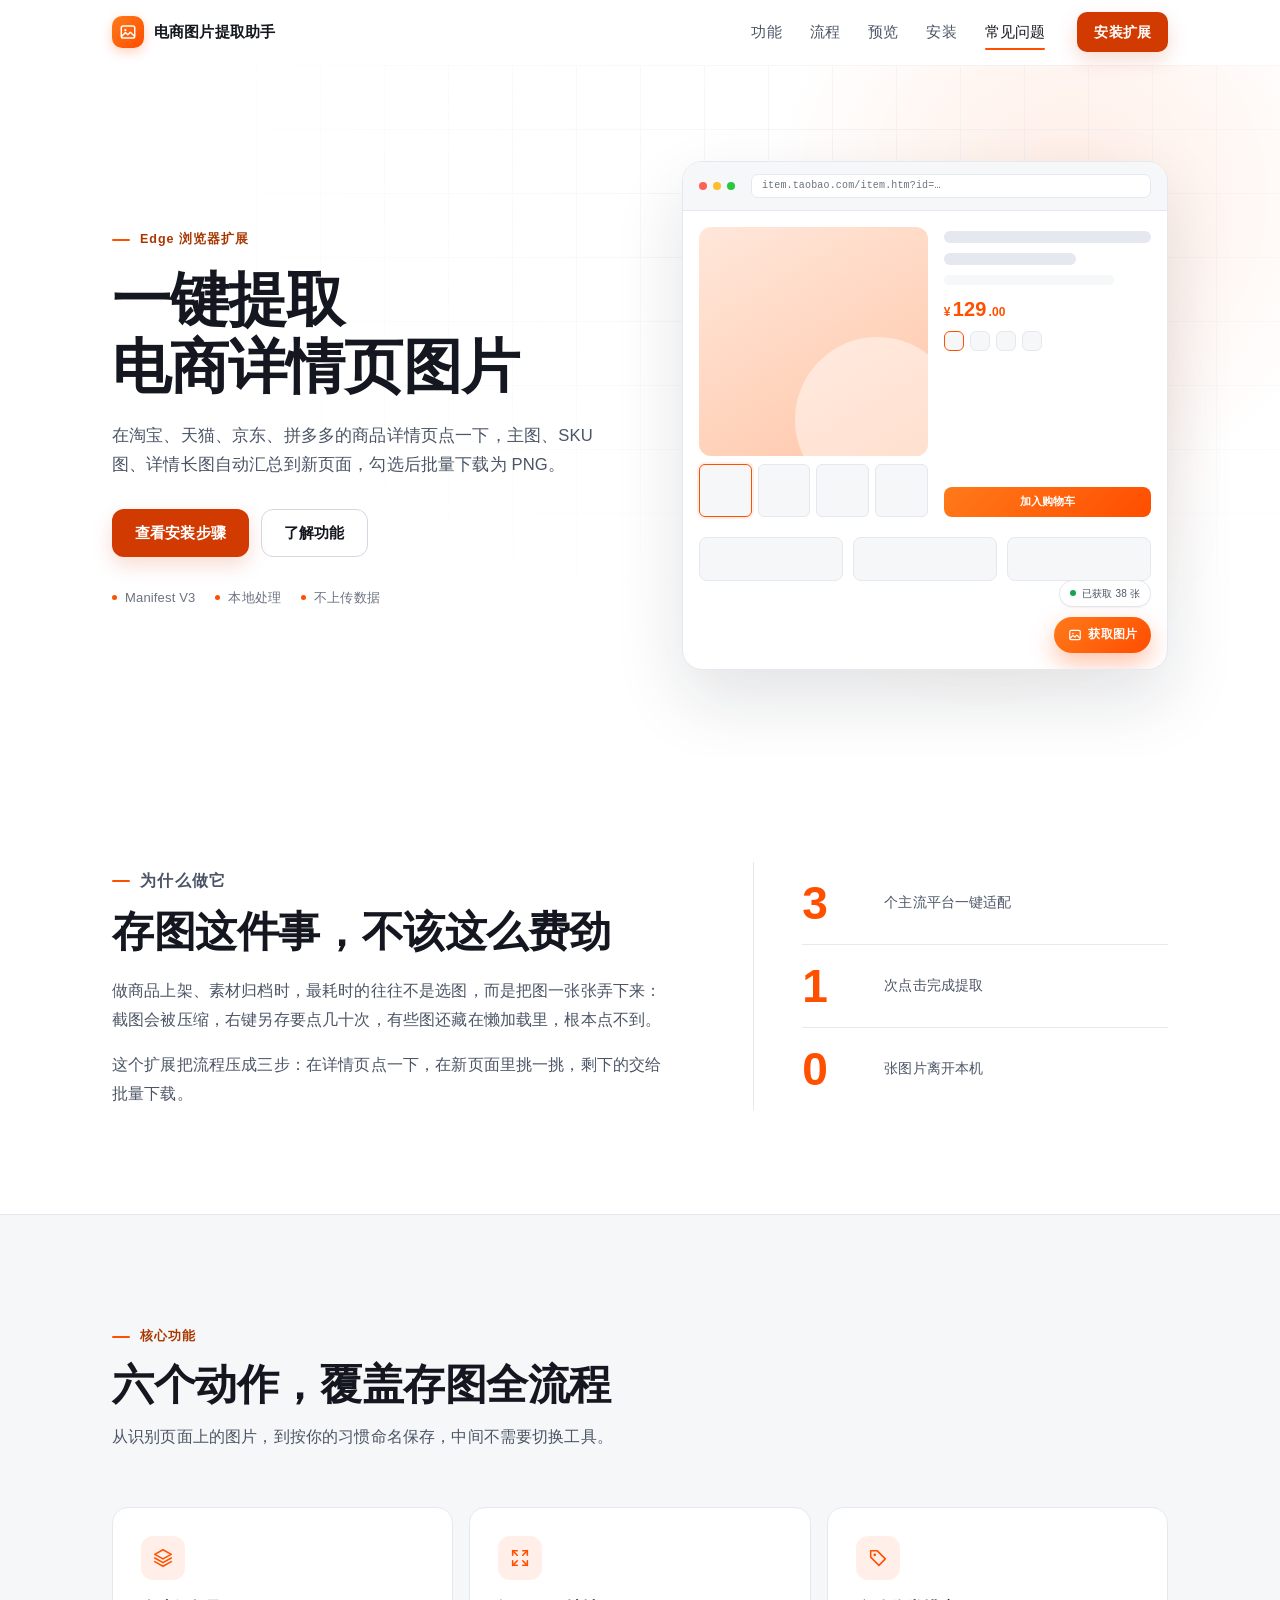
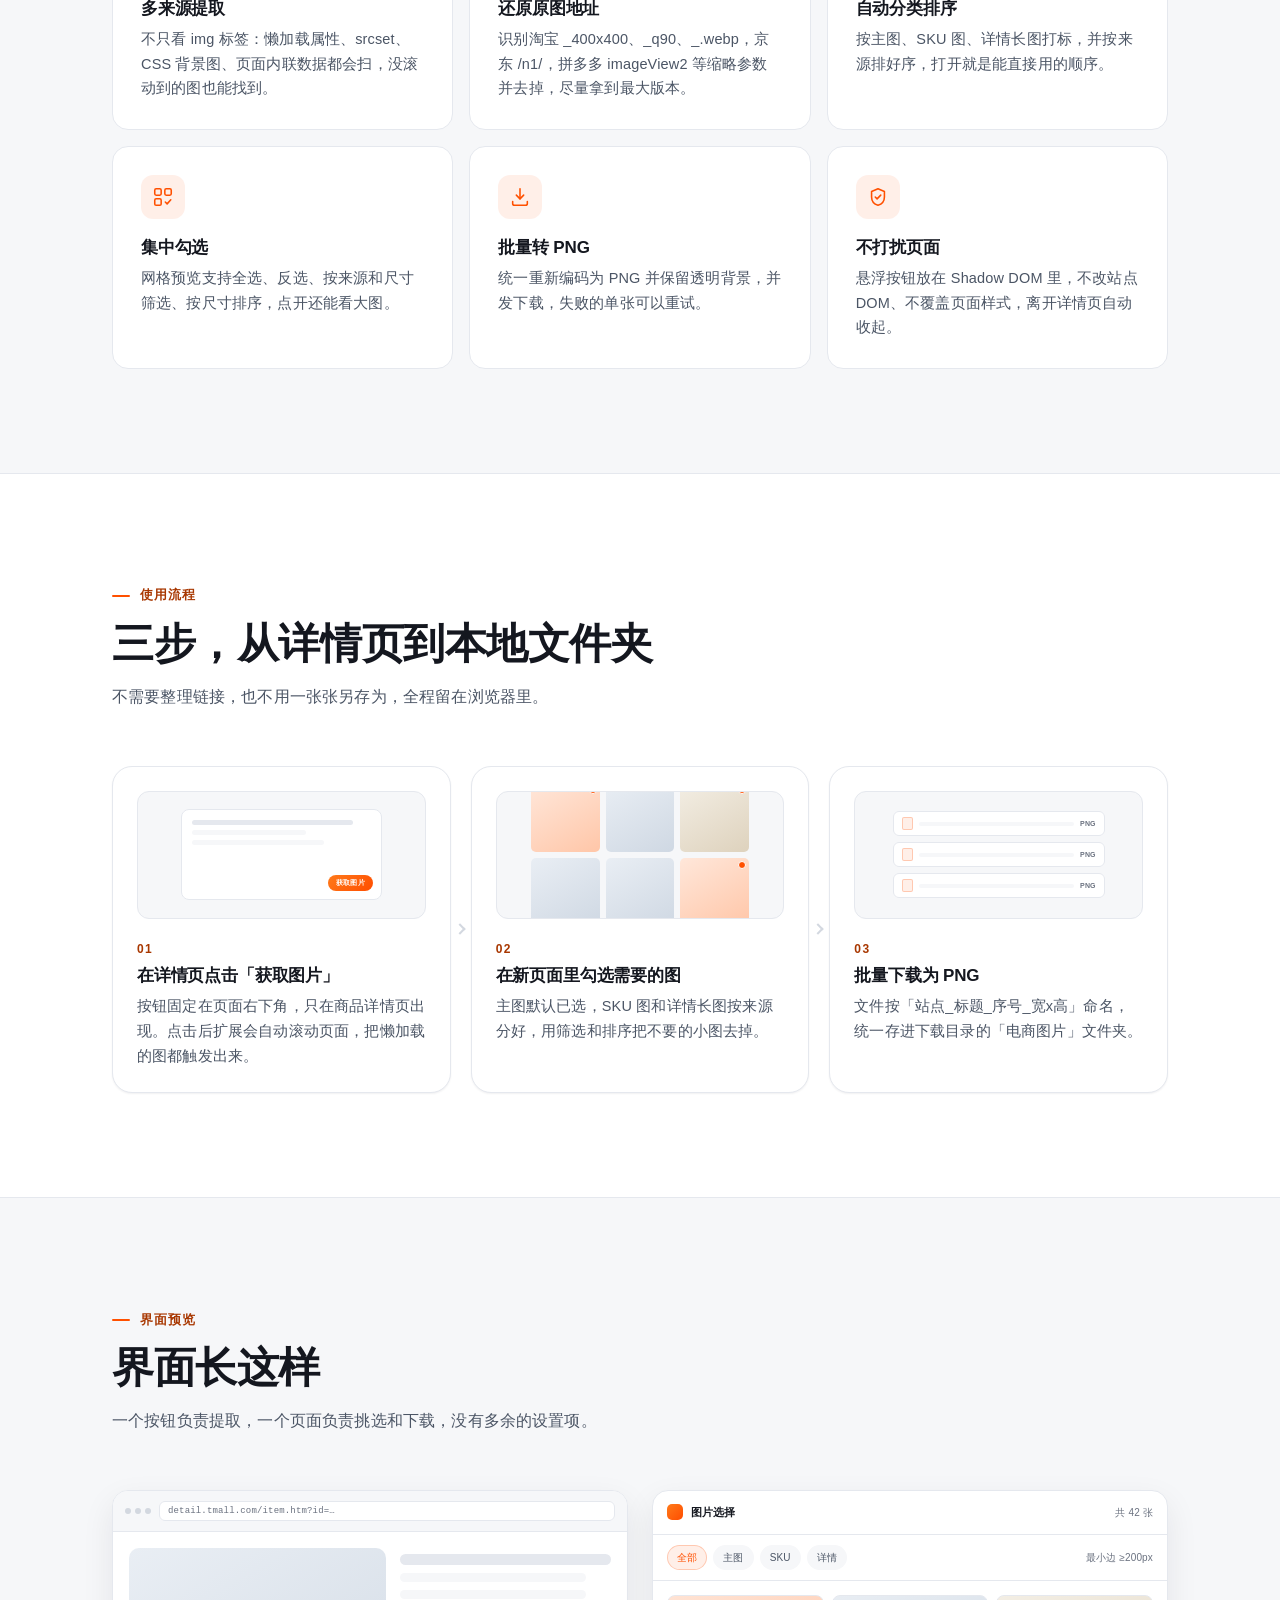
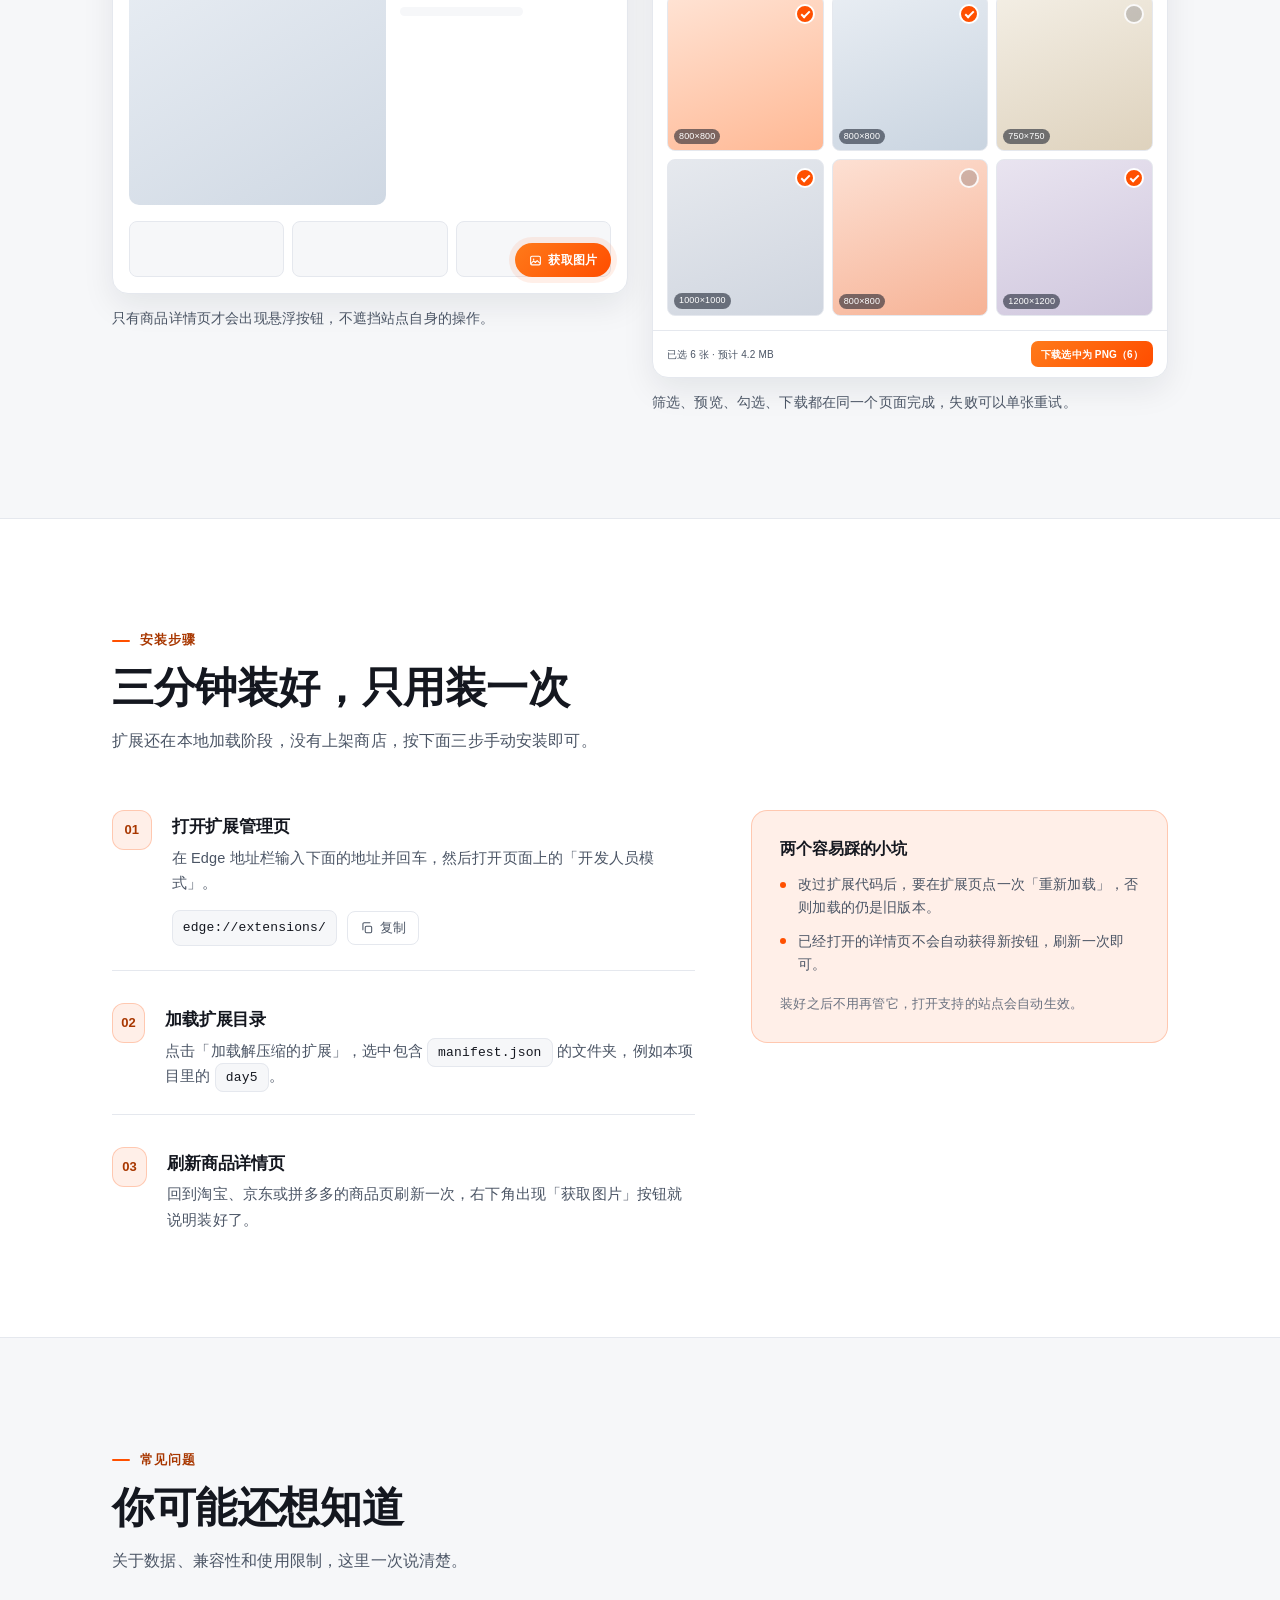
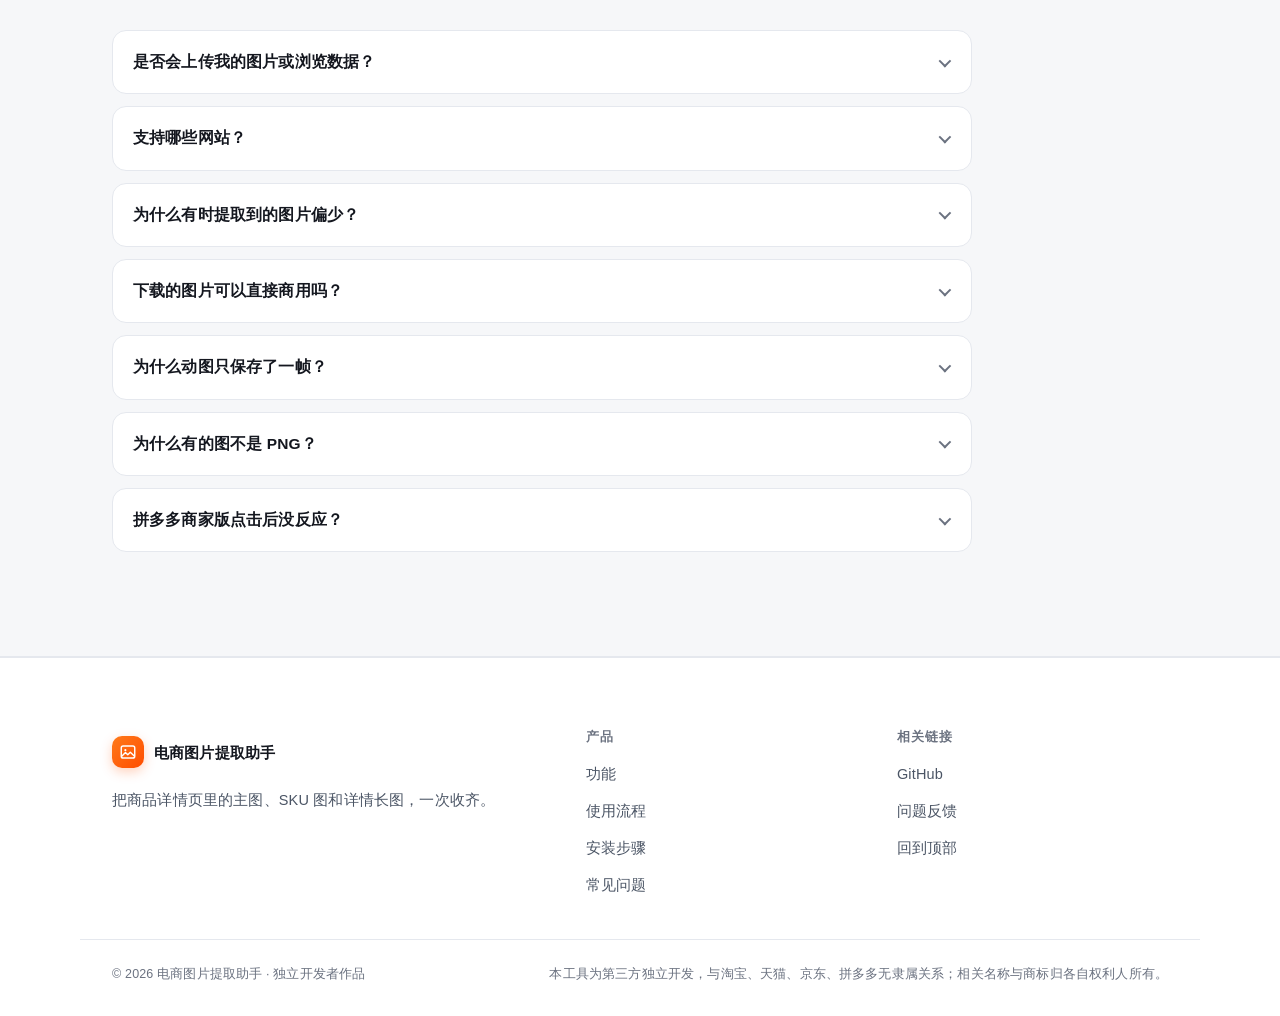
<file: docs/index.html>
<!DOCTYPE html>
<html lang="zh-CN">
<head>
  <meta charset="utf-8">
  <meta name="viewport" content="width=device-width, initial-scale=1">
  <title>电商图片提取助手 - 一键提取淘宝、京东、拼多多商品图片并下载 PNG</title>
  <meta name="description" content="Edge 浏览器扩展：在淘宝、天猫、京东、拼多多商品详情页一键提取主图、SKU 图、详情长图，在新页面集中勾选并批量下载为 PNG。本地处理，不上传数据。">
  <meta name="theme-color" content="#ffffff" media="(prefers-color-scheme: light)">
  <meta name="theme-color" content="#0e1014" media="(prefers-color-scheme: dark)">
  <meta property="og:type" content="website">
  <meta property="og:locale" content="zh_CN">
  <meta property="og:site_name" content="电商图片提取助手">
  <meta property="og:title" content="电商图片提取助手">
  <meta property="og:description" content="一键提取电商详情页图片，集中勾选后批量下载为 PNG。支持淘宝 / 天猫、京东、拼多多。">
  <link rel="icon" href="data:image/svg+xml,%3Csvg xmlns='http://www.w3.org/2000/svg' viewBox='0 0 64 64'%3E%3Crect width='64' height='64' rx='14' fill='%23ff5000'/%3E%3Ccircle cx='22' cy='23' r='5' fill='%23fff'/%3E%3Cpath d='M12 47l13-13 8 8 7-7 12 12v1a4 4 0 0 1-4 4H16a4 4 0 0 1-4-4z' fill='%23fff'/%3E%3C/svg%3E">
  <link rel="stylesheet" href="assets/css/style.css">
  <!-- 渐进增强引导：脚本可用时才启用入场动画与移动端折叠菜单；主脚本 1.6s 内未就绪则自动降级 -->
  <script src="assets/js/boot.js"></script>
</head>
<body>
  <a class="skip-link" href="#main">跳到主要内容</a>

  <header class="site-header" id="top">
    <div class="container header-inner">
      <a class="brand" href="#top" aria-label="电商图片提取助手 首页">
        <span class="brand-mark" aria-hidden="true">
          <svg viewBox="0 0 24 24" width="18" height="18" fill="none" stroke="currentColor" stroke-width="1.9" stroke-linecap="round" stroke-linejoin="round" focusable="false">
            <rect x="3" y="4" width="18" height="16" rx="2.5"></rect>
            <circle cx="8.5" cy="9.5" r="1.4" fill="currentColor" stroke="none"></circle>
            <path d="M4 17.2l4.6-4.6 3.1 3.1 3.4-3.4L20 17"></path>
          </svg>
        </span>
        <span class="brand-text">电商图片提取助手</span>
      </a>

      <button class="nav-toggle" type="button" aria-expanded="false" aria-controls="site-nav" aria-label="打开导航菜单">
        <span class="nav-toggle-bar"></span>
        <span class="nav-toggle-bar"></span>
        <span class="nav-toggle-bar"></span>
      </button>

      <nav class="site-nav" id="site-nav" aria-label="主导航">
        <ul class="nav-list">
          <li><a href="#features">功能</a></li>
          <li><a href="#flow">流程</a></li>
          <li><a href="#preview">预览</a></li>
          <li><a href="#install">安装</a></li>
          <li><a href="#faq">常见问题</a></li>
        </ul>
        <a class="btn btn-primary btn-sm nav-cta" href="#install">安装扩展</a>
      </nav>
    </div>
  </header>

  <main id="main" tabindex="-1">

    <!-- Hero -->
    <section class="hero" aria-labelledby="hero-title">
      <div class="container hero-grid">
        <div class="hero-copy reveal">
          <p class="eyebrow">Edge 浏览器扩展</p>
          <h1 id="hero-title">一键提取<br>电商详情页图片</h1>
          <p class="lead">在淘宝、天猫、京东、拼多多的商品详情页点一下，主图、SKU 图、详情长图自动汇总到新页面，勾选后批量下载为 PNG。</p>
          <div class="hero-actions">
            <a class="btn btn-primary" href="#install">查看安装步骤</a>
            <a class="btn btn-ghost" href="#features">了解功能</a>
          </div>
          <p class="hero-meta">
            <span>Manifest V3</span>
            <span>本地处理</span>
            <span>不上传数据</span>
          </p>
        </div>

        <div class="hero-visual reveal">
          <div class="browser" aria-hidden="true">
            <div class="browser-bar">
              <span class="browser-dot"></span>
              <span class="browser-dot"></span>
              <span class="browser-dot"></span>
              <span class="browser-url">item.taobao.com/item.htm?id=…</span>
            </div>
            <div class="browser-body">
              <div class="mock-gallery">
                <div class="mock-photo"></div>
                <div class="mock-thumbs">
                  <span class="mock-thumb is-active"></span>
                  <span class="mock-thumb"></span>
                  <span class="mock-thumb"></span>
                  <span class="mock-thumb"></span>
                </div>
              </div>
              <div class="mock-info">
                <span class="mock-line is-title"></span>
                <span class="mock-line is-title is-short"></span>
                <span class="mock-line"></span>
                <span class="mock-price"><span class="mock-price-symbol">¥</span>129<span class="mock-price-dec">.00</span></span>
                <span class="mock-swatches">
                  <span class="mock-swatch is-active"></span>
                  <span class="mock-swatch"></span>
                  <span class="mock-swatch"></span>
                  <span class="mock-swatch"></span>
                </span>
                <span class="mock-buy">加入购物车</span>
              </div>
              <div class="mock-strip">
                <span class="mock-strip-block"></span>
                <span class="mock-strip-block"></span>
                <span class="mock-strip-block"></span>
              </div>
            </div>
            <div class="float-chip"><span class="float-dot"></span>已获取 38 张</div>
            <div class="float-btn">
              <svg viewBox="0 0 24 24" width="14" height="14" fill="none" stroke="currentColor" stroke-width="2" stroke-linecap="round" stroke-linejoin="round" focusable="false">
                <rect x="3" y="4" width="18" height="16" rx="2.5"></rect>
                <circle cx="8.5" cy="9.5" r="1.4" fill="currentColor" stroke="none"></circle>
                <path d="M4 17.2l4.6-4.6 3.1 3.1 3.4-3.4L20 17"></path>
              </svg>
              <span>获取图片</span>
            </div>
          </div>
        </div>
      </div>
    </section>

    <!-- 产品介绍 -->
    <section class="section intro" aria-labelledby="intro-title">
      <div class="container intro-grid">
        <div class="intro-copy reveal">
          <p class="eyebrow">为什么做它</p>
          <h2 id="intro-title">存图这件事，不该这么费劲</h2>
          <p>做商品上架、素材归档时，最耗时的往往不是选图，而是把图一张张弄下来：截图会被压缩，右键另存要点几十次，有些图还藏在懒加载里，根本点不到。</p>
          <p>这个扩展把流程压成三步：在详情页点一下，在新页面里挑一挑，剩下的交给批量下载。</p>
        </div>
        <ul class="stats reveal" aria-label="关键数据">
          <li class="stat"><strong>3</strong><span>个主流平台一键适配</span></li>
          <li class="stat"><strong>1</strong><span>次点击完成提取</span></li>
          <li class="stat"><strong>0</strong><span>张图片离开本机</span></li>
        </ul>
      </div>
    </section>

    <!-- 核心功能 -->
    <section class="section section--soft" id="features" aria-labelledby="features-title">
      <div class="container">
        <div class="section-head reveal">
          <p class="eyebrow">核心功能</p>
          <h2 id="features-title">六个动作，覆盖存图全流程</h2>
          <p class="section-sub">从识别页面上的图片，到按你的习惯命名保存，中间不需要切换工具。</p>
        </div>

        <div class="card-grid">
          <article class="card reveal">
            <span class="card-icon" aria-hidden="true">
              <svg viewBox="0 0 24 24" width="22" height="22" fill="none" stroke="currentColor" stroke-width="1.7" stroke-linecap="round" stroke-linejoin="round" focusable="false">
                <path d="M12 3l9 5-9 5-9-5 9-5z"></path>
                <path d="M3 12l9 5 9-5"></path>
                <path d="M3 16l9 5 9-5"></path>
              </svg>
            </span>
            <h3>多来源提取</h3>
            <p>不只看 img 标签：懒加载属性、srcset、CSS 背景图、页面内联数据都会扫，没滚动到的图也能找到。</p>
          </article>

          <article class="card reveal">
            <span class="card-icon" aria-hidden="true">
              <svg viewBox="0 0 24 24" width="22" height="22" fill="none" stroke="currentColor" stroke-width="1.7" stroke-linecap="round" stroke-linejoin="round" focusable="false">
                <path d="M9 4H4v5"></path>
                <path d="M15 4h5v5"></path>
                <path d="M9 20H4v-5"></path>
                <path d="M15 20h5v-5"></path>
                <path d="M4 4l5 5"></path>
                <path d="M20 4l-5 5"></path>
                <path d="M4 20l5-5"></path>
                <path d="M20 20l-5-5"></path>
              </svg>
            </span>
            <h3>还原原图地址</h3>
            <p>识别淘宝 _400x400、_q90、_.webp，京东 /n1/，拼多多 imageView2 等缩略参数并去掉，尽量拿到最大版本。</p>
          </article>

          <article class="card reveal">
            <span class="card-icon" aria-hidden="true">
              <svg viewBox="0 0 24 24" width="22" height="22" fill="none" stroke="currentColor" stroke-width="1.7" stroke-linecap="round" stroke-linejoin="round" focusable="false">
                <path d="M20 13l-7 7-9-9V4h7l9 9z"></path>
                <circle cx="8.5" cy="8.5" r="1.5" fill="currentColor" stroke="none"></circle>
              </svg>
            </span>
            <h3>自动分类排序</h3>
            <p>按主图、SKU 图、详情长图打标，并按来源排好序，打开就是能直接用的顺序。</p>
          </article>

          <article class="card reveal">
            <span class="card-icon" aria-hidden="true">
              <svg viewBox="0 0 24 24" width="22" height="22" fill="none" stroke="currentColor" stroke-width="1.7" stroke-linecap="round" stroke-linejoin="round" focusable="false">
                <rect x="3" y="3" width="7" height="7" rx="1.5"></rect>
                <rect x="14" y="3" width="7" height="7" rx="1.5"></rect>
                <rect x="3" y="14" width="7" height="7" rx="1.5"></rect>
                <path d="M14.5 17.5l2 2 4-4.5"></path>
              </svg>
            </span>
            <h3>集中勾选</h3>
            <p>网格预览支持全选、反选、按来源和尺寸筛选、按尺寸排序，点开还能看大图。</p>
          </article>

          <article class="card reveal">
            <span class="card-icon" aria-hidden="true">
              <svg viewBox="0 0 24 24" width="22" height="22" fill="none" stroke="currentColor" stroke-width="1.7" stroke-linecap="round" stroke-linejoin="round" focusable="false">
                <path d="M12 3v11"></path>
                <path d="M8 10l4 4 4-4"></path>
                <path d="M4 17v2a2 2 0 0 0 2 2h12a2 2 0 0 0 2-2v-2"></path>
              </svg>
            </span>
            <h3>批量转 PNG</h3>
            <p>统一重新编码为 PNG 并保留透明背景，并发下载，失败的单张可以重试。</p>
          </article>

          <article class="card reveal">
            <span class="card-icon" aria-hidden="true">
              <svg viewBox="0 0 24 24" width="22" height="22" fill="none" stroke="currentColor" stroke-width="1.7" stroke-linecap="round" stroke-linejoin="round" focusable="false">
                <path d="M12 3l7 3v6c0 4.2-2.9 7.8-7 9-4.1-1.2-7-4.8-7-9V6l7-3z"></path>
                <path d="M9 12l2 2 4-4"></path>
              </svg>
            </span>
            <h3>不打扰页面</h3>
            <p>悬浮按钮放在 Shadow DOM 里，不改站点 DOM、不覆盖页面样式，离开详情页自动收起。</p>
          </article>
        </div>
      </div>
    </section>

    <!-- 使用流程 -->
    <section class="section" id="flow" aria-labelledby="flow-title">
      <div class="container">
        <div class="section-head reveal">
          <p class="eyebrow">使用流程</p>
          <h2 id="flow-title">三步，从详情页到本地文件夹</h2>
          <p class="section-sub">不需要整理链接，也不用一张张另存为，全程留在浏览器里。</p>
        </div>

        <ol class="steps">
          <li class="step reveal">
            <div class="step-visual" aria-hidden="true">
              <div class="mini-page">
                <span class="mini-line"></span>
                <span class="mini-line"></span>
                <span class="mini-line"></span>
                <span class="mini-pill">获取图片</span>
              </div>
            </div>
            <span class="step-index">01</span>
            <h3>在详情页点击「获取图片」</h3>
            <p>按钮固定在页面右下角，只在商品详情页出现。点击后扩展会自动滚动页面，把懒加载的图都触发出来。</p>
          </li>

          <li class="step reveal">
            <div class="step-visual" aria-hidden="true">
              <div class="mini-grid">
                <span class="mini-tile is-checked"></span>
                <span class="mini-tile"></span>
                <span class="mini-tile is-checked"></span>
                <span class="mini-tile"></span>
                <span class="mini-tile"></span>
                <span class="mini-tile is-checked"></span>
              </div>
            </div>
            <span class="step-index">02</span>
            <h3>在新页面里勾选需要的图</h3>
            <p>主图默认已选，SKU 图和详情长图按来源分好，用筛选和排序把不要的小图去掉。</p>
          </li>

          <li class="step reveal">
            <div class="step-visual" aria-hidden="true">
              <div class="mini-files">
                <span class="mini-file"><i></i><span></span><em>PNG</em></span>
                <span class="mini-file"><i></i><span></span><em>PNG</em></span>
                <span class="mini-file"><i></i><span></span><em>PNG</em></span>
              </div>
            </div>
            <span class="step-index">03</span>
            <h3>批量下载为 PNG</h3>
            <p>文件按「站点_标题_序号_宽x高」命名，统一存进下载目录的「电商图片」文件夹。</p>
          </li>
        </ol>
      </div>
    </section>

    <!-- 界面预览 -->
    <section class="section section--soft" id="preview" aria-labelledby="preview-title">
      <div class="container">
        <div class="section-head reveal">
          <p class="eyebrow">界面预览</p>
          <h2 id="preview-title">界面长这样</h2>
          <p class="section-sub">一个按钮负责提取，一个页面负责挑选和下载，没有多余的设置项。</p>
        </div>

        <div class="preview-grid">
          <figure class="preview-item reveal">
            <div class="window window--detail" aria-hidden="true">
              <div class="window-bar">
                <span class="window-dots"><i></i><i></i><i></i></span>
                <span class="window-url">detail.tmall.com/item.htm?id=…</span>
              </div>
              <div class="detail-stage">
                <div class="detail-photo"></div>
                <div class="detail-lines">
                  <span></span>
                  <span></span>
                  <span></span>
                  <span></span>
                </div>
                <div class="detail-strip">
                  <span></span>
                  <span></span>
                  <span></span>
                </div>
                <div class="detail-badge">
                  <svg viewBox="0 0 24 24" width="13" height="13" fill="none" stroke="currentColor" stroke-width="2" stroke-linecap="round" stroke-linejoin="round" focusable="false">
                    <rect x="3" y="4" width="18" height="16" rx="2.5"></rect>
                    <circle cx="8.5" cy="9.5" r="1.4" fill="currentColor" stroke="none"></circle>
                    <path d="M4 17.2l4.6-4.6 3.1 3.1 3.4-3.4L20 17"></path>
                  </svg>
                  获取图片
                </div>
              </div>
            </div>
            <figcaption>只有商品详情页才会出现悬浮按钮，不遮挡站点自身的操作。</figcaption>
          </figure>

          <figure class="preview-item reveal">
            <div class="window window--gallery" aria-hidden="true">
              <div class="app-bar">
                <span class="app-brand"><span class="app-brand-mark"></span>图片选择</span>
                <span class="app-meta">共 42 张</span>
              </div>
              <div class="app-toolbar">
                <span class="pill is-active">全部</span>
                <span class="pill">主图</span>
                <span class="pill">SKU</span>
                <span class="pill">详情</span>
                <span class="app-filter">最小边 ≥200px</span>
              </div>
              <div class="gallery-grid">
                <div class="tile tile--a is-checked"><span class="tile-size">800×800</span><span class="tile-check"></span></div>
                <div class="tile tile--b is-checked"><span class="tile-size">800×800</span><span class="tile-check"></span></div>
                <div class="tile tile--c"><span class="tile-size">750×750</span><span class="tile-check"></span></div>
                <div class="tile tile--d is-checked"><span class="tile-size">1000×1000</span><span class="tile-check"></span></div>
                <div class="tile tile--e"><span class="tile-size">800×800</span><span class="tile-check"></span></div>
                <div class="tile tile--f is-checked"><span class="tile-size">1200×1200</span><span class="tile-check"></span></div>
              </div>
              <div class="app-footer">
                <span>已选 6 张 · 预计 4.2 MB</span>
                <span class="app-download">下载选中为 PNG（6）</span>
              </div>
            </div>
            <figcaption>筛选、预览、勾选、下载都在同一个页面完成，失败可以单张重试。</figcaption>
          </figure>
        </div>
      </div>
    </section>

    <!-- 安装步骤 -->
    <section class="section" id="install" aria-labelledby="install-title">
      <div class="container">
        <div class="section-head reveal">
          <p class="eyebrow">安装步骤</p>
          <h2 id="install-title">三分钟装好，只用装一次</h2>
          <p class="section-sub">扩展还在本地加载阶段，没有上架商店，按下面三步手动安装即可。</p>
        </div>

        <div class="install-grid">
          <ol class="install-steps">
            <li class="install-step reveal">
              <span class="step-index">01</span>
              <div class="step-body">
                <h3>打开扩展管理页</h3>
                <p>在 Edge 地址栏输入下面的地址并回车，然后打开页面上的「开发人员模式」。</p>
                <div class="code-row">
                  <code class="code">edge://extensions/</code>
                  <button class="copy-btn" type="button" data-copy="edge://extensions/" aria-label="复制扩展管理页地址">
                    <svg viewBox="0 0 24 24" width="14" height="14" fill="none" stroke="currentColor" stroke-width="1.8" stroke-linecap="round" stroke-linejoin="round" aria-hidden="true" focusable="false">
                      <rect x="9" y="9" width="11" height="11" rx="2"></rect>
                      <path d="M5 15V5a2 2 0 0 1 2-2h10"></path>
                    </svg>
                    <span class="copy-label" aria-live="polite">复制</span>
                  </button>
                </div>
              </div>
            </li>

            <li class="install-step reveal">
              <span class="step-index">02</span>
              <div class="step-body">
                <h3>加载扩展目录</h3>
                <p>点击「加载解压缩的扩展」，选中包含 <code class="code">manifest.json</code> 的文件夹，例如本项目里的 <code class="code">day5</code>。</p>
              </div>
            </li>

            <li class="install-step reveal">
              <span class="step-index">03</span>
              <div class="step-body">
                <h3>刷新商品详情页</h3>
                <p>回到淘宝、京东或拼多多的商品页刷新一次，右下角出现「获取图片」按钮就说明装好了。</p>
              </div>
            </li>
          </ol>

          <aside class="callout reveal" aria-label="安装提示">
            <h3>两个容易踩的小坑</h3>
            <ul>
              <li>改过扩展代码后，要在扩展页点一次「重新加载」，否则加载的仍是旧版本。</li>
              <li>已经打开的详情页不会自动获得新按钮，刷新一次即可。</li>
            </ul>
            <p class="callout-note">装好之后不用再管它，打开支持的站点会自动生效。</p>
          </aside>
        </div>
      </div>
    </section>

    <!-- 常见问题 -->
    <section class="section section--soft" id="faq" aria-labelledby="faq-title">
      <div class="container">
        <div class="section-head reveal">
          <p class="eyebrow">常见问题</p>
          <h2 id="faq-title">你可能还想知道</h2>
          <p class="section-sub">关于数据、兼容性和使用限制，这里一次说清楚。</p>
        </div>

        <div class="faq-list">
          <details class="faq-item reveal">
            <summary>是否会上传我的图片或浏览数据？</summary>
            <div class="faq-body">
              <p>不会。图片提取、地址还原和 PNG 转换都在你的浏览器本地完成。扩展不包含上传接口、统计脚本或远程代码；提取结果只保存在本次浏览器会话中，浏览器关闭即清除，不会写入磁盘。</p>
            </div>
          </details>

          <details class="faq-item reveal">
            <summary>支持哪些网站？</summary>
            <div class="faq-body">
              <p>目前适配淘宝 / 天猫、京东、拼多多和拼多多商家版。其他网站不会出现按钮，也不会注入任何脚本。站点改版可能导致提取规则失效，届时需要更新扩展。</p>
            </div>
          </details>

          <details class="faq-item reveal">
            <summary>为什么有时提取到的图片偏少？</summary>
            <div class="faq-body">
              <p>多数是懒加载导致的：图片要滚动到可视区域才开始加载。可以先把详情页手动滚到底部，再点「获取图片」。如果滚动后仍然偏少，通常是站点改版让选择器失效了。</p>
            </div>
          </details>

          <details class="faq-item reveal">
            <summary>下载的图片可以直接商用吗？</summary>
            <div class="faq-body">
              <p>工具只负责提取，图片版权归原权利人所有。二次上架或商用前，请确认你拥有相应授权，并遵守平台规则。扩展不会绕过任何登录或访问限制。</p>
            </div>
          </details>

          <details class="faq-item reveal">
            <summary>为什么动图只保存了一帧？</summary>
            <div class="faq-body">
              <p>GIF 和动态 WebP 经过画布转换成 PNG 后只能保留首帧，这是 PNG 格式和浏览器画布的限制，不是提取失败。需要完整动图时，请保留原始文件。</p>
            </div>
          </details>

          <details class="faq-item reveal">
            <summary>为什么有的图不是 PNG？</summary>
            <div class="faq-body">
              <p>超过浏览器画布上限的超大图（约 2.68 亿像素）会降级保存为原格式，避免转换中途失败。除此之外的图片都会统一转成 PNG。</p>
            </div>
          </details>

          <details class="faq-item reveal">
            <summary>拼多多商家版点击后没反应？</summary>
            <div class="faq-body">
              <p>需要先登录商家后台，并进入具体的商品详情页；列表页、报表页不会出现按钮。另外商家后台改版较频繁，如果按钮出现但提取为空，通常是选择器需要更新。</p>
            </div>
          </details>
        </div>
      </div>
    </section>

  </main>

  <footer class="site-footer">
    <div class="container footer-grid">
      <div class="footer-brand">
        <a class="brand" href="#top" aria-label="回到顶部">
          <span class="brand-mark" aria-hidden="true">
            <svg viewBox="0 0 24 24" width="18" height="18" fill="none" stroke="currentColor" stroke-width="1.9" stroke-linecap="round" stroke-linejoin="round" focusable="false">
              <rect x="3" y="4" width="18" height="16" rx="2.5"></rect>
              <circle cx="8.5" cy="9.5" r="1.4" fill="currentColor" stroke="none"></circle>
              <path d="M4 17.2l4.6-4.6 3.1 3.1 3.4-3.4L20 17"></path>
            </svg>
          </span>
          <span class="brand-text">电商图片提取助手</span>
        </a>
        <p>把商品详情页里的主图、SKU 图和详情长图，一次收齐。</p>
      </div>

      <nav class="footer-nav" aria-label="页脚导航">
        <h2 class="footer-title">产品</h2>
        <ul>
          <li><a href="#features">功能</a></li>
          <li><a href="#flow">使用流程</a></li>
          <li><a href="#install">安装步骤</a></li>
          <li><a href="#faq">常见问题</a></li>
        </ul>
      </nav>

      <nav class="footer-nav" aria-label="相关链接">
        <h2 class="footer-title">相关链接</h2>
        <ul>
          <!-- TODO: 替换为你的 GitHub 仓库地址 -->
          <li><a href="#" rel="noopener">GitHub</a></li>
          <!-- TODO: 替换为问题反馈地址（Issues 或邮箱） -->
          <li><a href="#" rel="noopener">问题反馈</a></li>
          <li><a href="#top">回到顶部</a></li>
        </ul>
      </nav>
    </div>

    <div class="container footer-bottom">
      <p>© <span id="year">2026</span> 电商图片提取助手 · 独立开发者作品</p>
      <p>本工具为第三方独立开发，与淘宝、天猫、京东、拼多多无隶属关系；相关名称与商标归各自权利人所有。</p>
    </div>
  </footer>

  <script src="assets/js/main.js" defer></script>
</body>
</html>
</file>
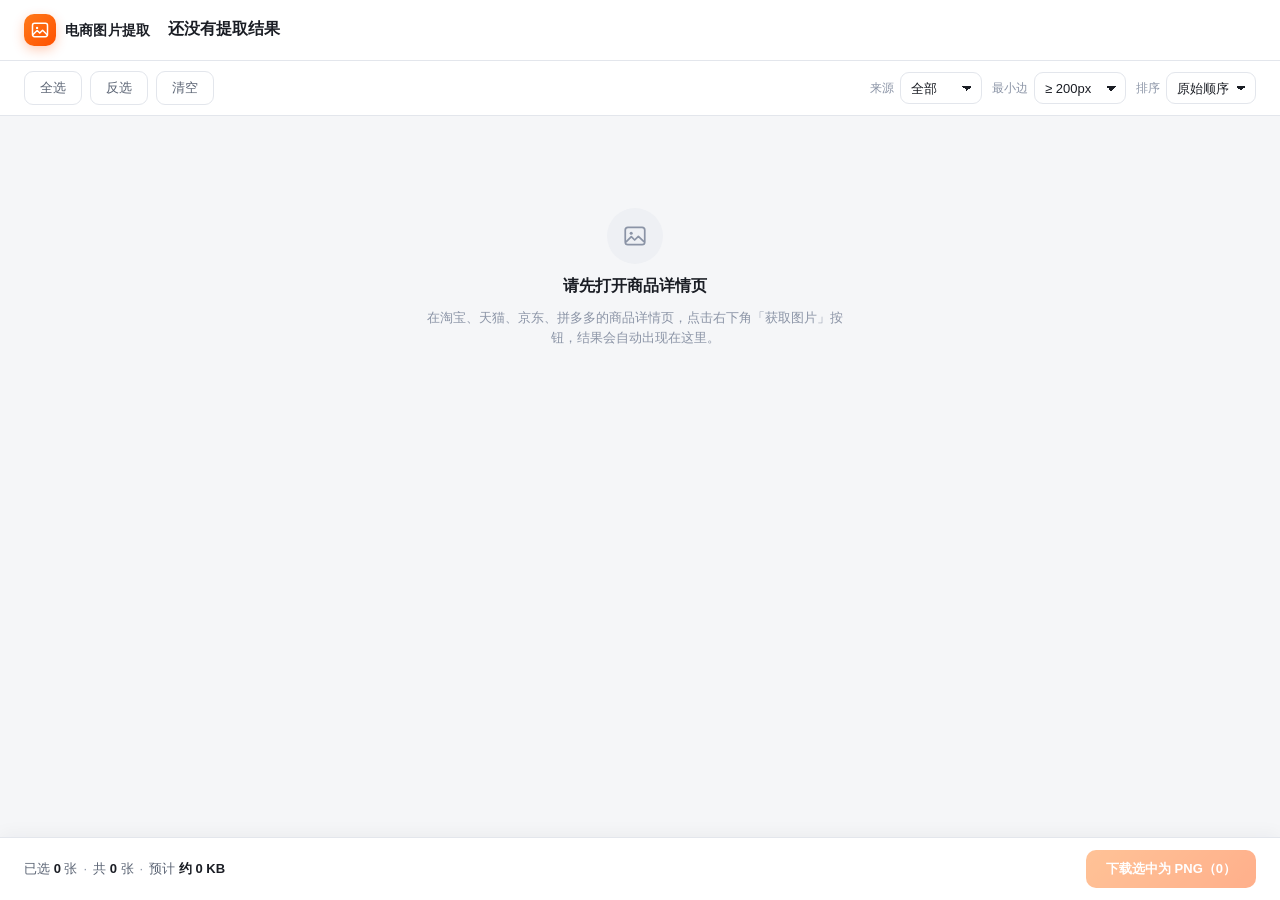
<file: src/gallery/gallery.html>
<!DOCTYPE html>
<html lang="zh-CN">
<head>
  <meta charset="utf-8">
  <meta name="viewport" content="width=device-width, initial-scale=1">
  <title>图片选择 - 电商图片提取助手</title>
  <link rel="stylesheet" href="gallery.css">
</head>
<body>

<header class="topbar">
  <div class="brand">
    <span class="brand-mark" aria-hidden="true">
      <svg viewBox="0 0 24 24" width="20" height="20" fill="none" stroke="currentColor" stroke-width="1.8" stroke-linecap="round" stroke-linejoin="round">
        <rect x="3" y="4" width="18" height="16" rx="2.5"></rect>
        <circle cx="8.5" cy="9.5" r="1.4" fill="currentColor" stroke="none"></circle>
        <path d="M4 17.2l4.6-4.6 3.1 3.1 3.4-3.4L20 17"></path>
      </svg>
    </span>
    <span class="brand-text">电商图片提取</span>
  </div>
  <div class="page-meta">
    <span class="site-chip" id="siteChip" hidden></span>
    <h1 class="page-title" id="pageTitle">正在读取提取结果…</h1>
    <p class="page-sub" id="pageSub"></p>
  </div>
</header>

<section class="toolbar" aria-label="筛选与批量操作">
  <div class="toolbar-group">
    <button type="button" class="btn ghost" data-act="select-all">全选</button>
    <button type="button" class="btn ghost" data-act="invert">反选</button>
    <button type="button" class="btn ghost" data-act="clear">清空</button>
  </div>
  <div class="toolbar-group filters">
    <label class="field">
      <span>来源</span>
      <select id="sourceFilter">
        <option value="all">全部</option>
        <option value="main">主图</option>
        <option value="sku">SKU 图</option>
        <option value="detail">详情图</option>
        <option value="other">其他</option>
      </select>
    </label>
    <label class="field">
      <span>最小边</span>
      <select id="minSide">
        <option value="0">不限</option>
        <option value="200" selected>≥ 200px</option>
        <option value="400">≥ 400px</option>
        <option value="800">≥ 800px</option>
        <option value="1200">≥ 1200px</option>
      </select>
    </label>
    <label class="field">
      <span>排序</span>
      <select id="sortBy">
        <option value="origin">原始顺序</option>
        <option value="size">按尺寸</option>
      </select>
    </label>
  </div>
</section>

<main class="content" id="content">
  <div class="grid" id="grid"></div>
  <div class="state" id="state" hidden>
    <div class="state-icon" id="stateIcon" aria-hidden="true"></div>
    <h2 class="state-title" id="stateTitle"></h2>
    <p class="state-desc" id="stateDesc"></p>
  </div>
</main>

<footer class="bottombar">
  <div class="summary">
    <span>已选 <b id="selCount">0</b> 张</span>
    <span class="dot">·</span>
    <span>共 <b id="totalCount">0</b> 张</span>
    <span class="dot">·</span>
    <span>预计 <b id="estSize">0 KB</b></span>
    <button type="button" class="link" id="retryFailed" hidden>重试失败项</button>
  </div>
  <div class="progress" id="progressWrap" hidden>
    <div class="progress-bar"><i id="progressBar"></i></div>
    <span class="progress-text" id="progressText">0 / 0</span>
  </div>
  <button type="button" class="btn primary" id="downloadBtn" disabled>下载选中为 PNG</button>
</footer>

<div class="preview" id="preview" tabindex="-1" hidden>
  <div class="preview-backdrop" data-act="close-preview"></div>

  <button type="button" class="preview-nav prev" data-act="prev" aria-label="上一张">
    <svg viewBox="0 0 24 24" width="22" height="22" fill="none" stroke="currentColor" stroke-width="2" stroke-linecap="round" stroke-linejoin="round"><path d="M15 5l-7 7 7 7"></path></svg>
  </button>

  <figure class="preview-stage">
    <img id="previewImg" alt="大图预览">
    <figcaption class="preview-caption">
      <span id="previewIndex"></span>
      <span id="previewDim"></span>
    </figcaption>
  </figure>

  <button type="button" class="preview-nav next" data-act="next" aria-label="下一张">
    <svg viewBox="0 0 24 24" width="22" height="22" fill="none" stroke="currentColor" stroke-width="2" stroke-linecap="round" stroke-linejoin="round"><path d="M9 5l7 7-7 7"></path></svg>
  </button>

  <div class="preview-actions">
    <button type="button" class="btn ghost light" id="previewSelect">选择此图</button>
    <button type="button" class="btn primary" id="previewDownload">下载此图</button>
  </div>

  <button type="button" class="preview-close" data-act="close-preview" aria-label="关闭预览">
    <svg viewBox="0 0 24 24" width="18" height="18" fill="none" stroke="currentColor" stroke-width="2" stroke-linecap="round"><path d="M6 6l12 12M18 6L6 18"></path></svg>
  </button>
</div>

<div class="toasts" id="toasts" aria-live="polite"></div>

<script src="../common/sites.js"></script>
<script src="../common/utils.js"></script>
<script src="gallery.js"></script>
</body>
</html>
</file>
<file: docs/assets/css/style.css>
/* ==========================================================================
   电商图片提取助手 · 官网样式
   1. 设计变量            2. 基础与工具类        3. 按钮
   4. 顶部导航            5. Hero 与浏览器模拟    6. 产品介绍与数据
   7. 核心功能            8. 使用流程             9. 界面预览
   10. 安装步骤           11. 常见问题            12. 页脚
   13. 入场动画           14. 响应式
   ========================================================================== */

/* ---------- 1. 设计变量 ---------- */

:root {
  --bg: #ffffff;
  --bg-soft: #f6f7f9;
  --surface: #ffffff;
  --text: #14171f;
  --text-2: #4b5565;
  --text-3: #6b7280;
  --border: #e5e8ee;
  --border-strong: #d3d8e0;

  --brand: #ff5000;
  --brand-soft: rgba(255, 80, 0, 0.09);
  --brand-border: rgba(255, 80, 0, 0.24);
  --brand-ink: #a83700;

  --btn-bg: #d13a00;
  --btn-bg-hover: #b83100;
  --btn-text: #ffffff;

  --success: #16a34a;
  --success-ink: #15803d;
  --shadow-sm: 0 1px 2px rgba(16, 24, 40, 0.06);
  --shadow-md: 0 12px 32px rgba(16, 24, 40, 0.08);
  --shadow-lg: 0 30px 70px rgba(16, 24, 40, 0.12);

  --radius: 16px;
  --radius-lg: 20px;
  --maxw: 1120px;
  --header-h: 64px;
  --ease: cubic-bezier(0.2, 0.7, 0.3, 1);
  --header-bg: rgba(255, 255, 255, 0.84);
}

@media (prefers-color-scheme: dark) {
  :root {
    --bg: #0e1014;
    --bg-soft: #12161c;
    --surface: #161a21;
    --text: #eef1f6;
    --text-2: #c2c9d4;
    --text-3: #98a2b3;
    --border: #242a34;
    --border-strong: #323a46;

    --brand: #ff6a24;
    --brand-soft: rgba(255, 106, 36, 0.14);
    --brand-border: rgba(255, 106, 36, 0.3);
    --brand-ink: #ffb08a;

    --btn-bg: #ff6a24;
    --btn-bg-hover: #ff8447;
    --btn-text: #1b1206;

    --success-ink: #4ade80;

    --shadow-sm: 0 1px 2px rgba(0, 0, 0, 0.4);
    --shadow-md: 0 12px 32px rgba(0, 0, 0, 0.42);
    --shadow-lg: 0 30px 70px rgba(0, 0, 0, 0.55);

    --header-bg: rgba(14, 16, 20, 0.82);
  }
}

/* ---------- 2. 基础与工具类 ---------- */

*,
*::before,
*::after {
  box-sizing: border-box;
}

html {
  color-scheme: light dark;
  scroll-behavior: smooth;
  scroll-padding-top: calc(var(--header-h) + 24px);
  -webkit-text-size-adjust: 100%;
}

body {
  margin: 0;
  background: var(--bg);
  color: var(--text);
  font-family: -apple-system, BlinkMacSystemFont, "Segoe UI", "PingFang SC", "Hiragino Sans GB",
    "Microsoft YaHei", sans-serif;
  font-size: 16px;
  line-height: 1.7;
  letter-spacing: 0.01em;
  -webkit-font-smoothing: antialiased;
}

h1,
h2,
h3,
h4 {
  margin: 0;
  font-weight: 700;
  line-height: 1.25;
  letter-spacing: -0.01em;
}

p {
  margin: 0;
}

ul,
ol {
  margin: 0;
  padding: 0;
  list-style: none;
}

a {
  color: inherit;
  text-decoration: none;
}

code {
  font-family: ui-monospace, SFMono-Regular, Menlo, Consolas, "Liberation Mono", monospace;
}

::selection {
  background: var(--brand-soft);
  color: var(--text);
}

:where(a, button, summary):focus-visible {
  outline: 2px solid var(--brand);
  outline-offset: 3px;
  border-radius: 6px;
}

.container {
  width: 100%;
  max-width: var(--maxw);
  margin-inline: auto;
  padding-inline: clamp(20px, 5vw, 32px);
}

.section {
  padding-block: clamp(64px, 9vw, 104px);
}

.section--soft {
  background: var(--bg-soft);
  border-top: 1px solid var(--border);
  border-bottom: 1px solid var(--border);
}

.section-head {
  max-width: 720px;
  margin-bottom: clamp(32px, 5vw, 56px);
}

.section-head h2 {
  margin: 12px 0 14px;
  font-size: clamp(1.9rem, 3.4vw, 2.6rem);
  line-height: 1.2;
}

.section-sub {
  font-size: 16px;
  line-height: 1.7;
  color: var(--text-2);
}

.eyebrow {
  display: inline-flex;
  align-items: center;
  gap: 10px;
  margin: 0;
  font-size: 12.5px;
  font-weight: 600;
  letter-spacing: 0.08em;
  color: var(--brand-ink);
}

.eyebrow::before {
  content: "";
  width: 18px;
  height: 2px;
  border-radius: 2px;
  background: var(--brand);
}

.skip-link {
  position: absolute;
  top: -64px;
  left: 16px;
  z-index: 100;
  padding: 10px 16px;
  border-radius: 10px;
  background: var(--text);
  color: var(--bg);
  font-size: 14px;
  transition: top 0.2s var(--ease);
}

.skip-link:focus {
  top: 12px;
}

/* ---------- 3. 按钮 ---------- */

.btn {
  display: inline-flex;
  align-items: center;
  justify-content: center;
  gap: 8px;
  min-height: 48px;
  padding: 0 22px;
  border: 1px solid transparent;
  border-radius: 12px;
  font-family: inherit;
  font-size: 15px;
  font-weight: 600;
  line-height: 1;
  cursor: pointer;
  transition: background-color 0.2s var(--ease), border-color 0.2s var(--ease),
    transform 0.2s var(--ease), box-shadow 0.2s var(--ease);
}

.btn-primary {
  background: var(--btn-bg);
  color: var(--btn-text);
  box-shadow: 0 8px 20px rgba(209, 58, 0, 0.18);
}

.btn-primary:focus-visible {
  outline-color: var(--text);
  outline-offset: 4px;
}

.btn-ghost {
  background: transparent;
  border-color: var(--border-strong);
  color: var(--text);
}

.btn-sm {
  min-height: 40px;
  padding: 0 16px;
  border-radius: 10px;
  font-size: 14px;
}

@media (hover: hover) {
  .btn-primary:hover {
    background: var(--btn-bg-hover);
    transform: translateY(-2px);
  }

  .btn-ghost:hover {
    background: var(--bg-soft);
    border-color: var(--text-3);
  }
}

/* ---------- 4. 顶部导航 ---------- */

.site-header {
  position: sticky;
  top: 0;
  z-index: 50;
  background: var(--header-bg);
  -webkit-backdrop-filter: blur(12px);
  backdrop-filter: blur(12px);
  border-bottom: 1px solid transparent;
  transition: border-color 0.2s var(--ease), box-shadow 0.2s var(--ease);
}

.site-header.is-scrolled {
  border-bottom-color: var(--border);
  box-shadow: 0 8px 24px rgba(16, 24, 40, 0.05);
}

.header-inner {
  display: flex;
  align-items: center;
  justify-content: space-between;
  gap: 24px;
  min-height: var(--header-h);
}

.brand {
  display: inline-flex;
  align-items: center;
  gap: 10px;
  flex: 0 0 auto;
  padding-block: 6px;
  font-size: 15px;
  font-weight: 600;
  letter-spacing: 0.01em;
}

.brand-mark {
  display: grid;
  place-items: center;
  width: 32px;
  height: 32px;
  border-radius: 10px;
  color: #fff;
  background: linear-gradient(135deg, #ff7a1a, #ff4d00);
  box-shadow: 0 4px 12px rgba(255, 80, 0, 0.26);
}

.site-nav {
  display: flex;
  align-items: center;
  gap: 32px;
}

.nav-list {
  display: flex;
  align-items: center;
  gap: 28px;
}

.nav-list a {
  position: relative;
  display: inline-block;
  padding: 6px 0;
  font-size: 14.5px;
  color: var(--text-2);
  transition: color 0.2s var(--ease);
}

.nav-list a::after {
  content: "";
  position: absolute;
  left: 0;
  right: 0;
  bottom: 0;
  height: 2px;
  border-radius: 2px;
  background: var(--brand);
  transform: scaleX(0);
  transform-origin: left;
  transition: transform 0.2s var(--ease);
}

.nav-list a:hover {
  color: var(--text);
}

.nav-list a.is-active {
  color: var(--text);
}

.nav-list a.is-active::after {
  transform: scaleX(1);
}

.nav-toggle {
  display: none;
  flex-direction: column;
  align-items: center;
  justify-content: center;
  gap: 5px;
  width: 44px;
  height: 44px;
  padding: 0;
  border: 1px solid var(--border);
  border-radius: 12px;
  background: transparent;
  cursor: pointer;
}

.nav-toggle-bar {
  display: block;
  width: 18px;
  height: 2px;
  border-radius: 2px;
  background: var(--text);
  transition: transform 0.2s var(--ease), opacity 0.2s var(--ease);
}

.nav-toggle[aria-expanded="true"] .nav-toggle-bar:nth-child(1) {
  transform: translateY(7px) rotate(45deg);
}

.nav-toggle[aria-expanded="true"] .nav-toggle-bar:nth-child(2) {
  opacity: 0;
}

.nav-toggle[aria-expanded="true"] .nav-toggle-bar:nth-child(3) {
  transform: translateY(-7px) rotate(-45deg);
}

/* ---------- 5. Hero 与浏览器模拟 ---------- */

.hero {
  position: relative;
  overflow: hidden;
  padding-block: clamp(56px, 8vw, 96px) clamp(56px, 7vw, 88px);
}

.hero::before {
  content: "";
  position: absolute;
  top: -30%;
  right: -10%;
  width: 680px;
  height: 680px;
  background: radial-gradient(circle at center, rgba(255, 80, 0, 0.1), transparent 62%);
  pointer-events: none;
}

.hero::after {
  content: "";
  position: absolute;
  inset: 0;
  background-image: linear-gradient(var(--border) 1px, transparent 1px),
    linear-gradient(90deg, var(--border) 1px, transparent 1px);
  background-size: 64px 64px;
  -webkit-mask-image: radial-gradient(ellipse at 72% 18%, #000 0%, transparent 62%);
  mask-image: radial-gradient(ellipse at 72% 18%, #000 0%, transparent 62%);
  opacity: 0.5;
  pointer-events: none;
}

.hero-grid {
  position: relative;
  z-index: 1;
  display: grid;
  grid-template-columns: minmax(0, 1.02fr) minmax(0, 0.98fr);
  align-items: center;
  gap: clamp(32px, 5vw, 72px);
}

.hero h1 {
  margin: 16px 0 20px;
  font-size: clamp(2.3rem, 4.6vw, 3.9rem);
  line-height: 1.14;
  letter-spacing: -0.015em;
}

.lead {
  max-width: 34em;
  font-size: clamp(1rem, 1.3vw, 1.125rem);
  line-height: 1.75;
  color: var(--text-2);
}

.hero-actions {
  display: flex;
  flex-wrap: wrap;
  gap: 12px;
  margin-top: 30px;
}

.hero-meta {
  display: flex;
  flex-wrap: wrap;
  gap: 12px 20px;
  margin-top: 30px;
  font-size: 13px;
  color: var(--text-3);
}

.hero-meta span {
  display: inline-flex;
  align-items: center;
  gap: 8px;
}

.hero-meta span::before {
  content: "";
  width: 5px;
  height: 5px;
  border-radius: 50%;
  background: var(--brand);
}

.hero-visual {
  position: relative;
}

.hero-visual::before {
  content: "";
  position: absolute;
  inset: 12% -4% -10% 10%;
  z-index: -1;
  background: radial-gradient(circle at 55% 45%, rgba(255, 80, 0, 0.16), transparent 65%);
  filter: blur(24px);
}

.browser {
  position: relative;
  width: 100%;
  max-width: 560px;
  margin-left: auto;
  border: 1px solid var(--border);
  border-radius: var(--radius-lg);
  background: var(--surface);
  box-shadow: var(--shadow-lg);
  overflow: hidden;
}

.browser-bar {
  display: flex;
  align-items: center;
  gap: 6px;
  padding: 12px 16px;
  background: var(--bg-soft);
  border-bottom: 1px solid var(--border);
}

.browser-dot {
  width: 8px;
  height: 8px;
  border-radius: 50%;
  background: var(--border-strong);
}

.browser-dot:nth-child(1) {
  background: #ff5f57;
}

.browser-dot:nth-child(2) {
  background: #febc2e;
}

.browser-dot:nth-child(3) {
  background: #28c840;
}

.browser-url {
  flex: 1;
  min-width: 0;
  height: 24px;
  margin-left: 10px;
  padding: 0 10px;
  border: 1px solid var(--border);
  border-radius: 7px;
  background: var(--surface);
  font-family: ui-monospace, SFMono-Regular, Menlo, Consolas, monospace;
  font-size: 10px;
  line-height: 22px;
  color: var(--text-3);
  white-space: nowrap;
  overflow: hidden;
  text-overflow: ellipsis;
}

.browser-body {
  display: grid;
  grid-template-columns: 1.05fr 0.95fr;
  gap: 16px;
  padding: 16px 16px 88px;
}

.mock-gallery {
  display: flex;
  flex-direction: column;
  gap: 8px;
}

.mock-photo {
  position: relative;
  aspect-ratio: 1 / 1;
  border-radius: 12px;
  background: linear-gradient(150deg, #ffe7da, #ffc6a8);
  overflow: hidden;
}

.mock-photo::after {
  content: "";
  position: absolute;
  right: -14%;
  bottom: -20%;
  width: 72%;
  height: 72%;
  border-radius: 50%;
  background: rgba(255, 255, 255, 0.45);
}

.mock-thumbs {
  display: grid;
  grid-template-columns: repeat(4, 1fr);
  gap: 6px;
}

.mock-thumb {
  aspect-ratio: 1 / 1;
  border: 1px solid var(--border);
  border-radius: 6px;
  background: var(--bg-soft);
}

.mock-thumb.is-active {
  border-color: var(--brand);
  box-shadow: 0 0 0 2px var(--brand-soft);
}

.mock-info {
  display: flex;
  flex-direction: column;
  gap: 10px;
  padding-top: 4px;
}

.mock-line {
  display: block;
  height: 10px;
  width: 82%;
  border-radius: 999px;
  background: var(--bg-soft);
}

.mock-line.is-title {
  height: 12px;
  width: 100%;
  background: var(--border);
}

.mock-line.is-short {
  width: 64%;
}

.mock-price {
  display: inline-flex;
  align-items: baseline;
  gap: 2px;
  margin-top: 4px;
  font-size: 20px;
  font-weight: 700;
  line-height: 1;
  color: var(--brand);
}

.mock-price-symbol,
.mock-price-dec {
  font-size: 12px;
}

.mock-swatches {
  display: flex;
  gap: 6px;
  margin-top: 2px;
}

.mock-swatch {
  width: 20px;
  height: 20px;
  border: 1px solid var(--border);
  border-radius: 6px;
  background: var(--bg-soft);
}

.mock-swatch.is-active {
  border-color: var(--brand);
}

.mock-buy {
  display: inline-flex;
  align-items: center;
  justify-content: center;
  height: 30px;
  margin-top: auto;
  border-radius: 8px;
  background: linear-gradient(135deg, #ff7a1a, #ff4d00);
  color: #fff;
  font-size: 11px;
  font-weight: 600;
}

.mock-strip {
  display: grid;
  grid-template-columns: repeat(3, 1fr);
  gap: 10px;
  grid-column: 1 / -1;
  margin-top: 4px;
}

.mock-strip-block {
  height: 44px;
  border: 1px solid var(--border);
  border-radius: 8px;
  background: var(--bg-soft);
}

.float-btn {
  position: absolute;
  right: 16px;
  bottom: 16px;
  display: inline-flex;
  align-items: center;
  gap: 6px;
  height: 36px;
  padding: 0 14px;
  border-radius: 999px;
  background: linear-gradient(135deg, #ff7a1a, #ff4d00);
  color: #fff;
  font-size: 12px;
  font-weight: 600;
  box-shadow: 0 10px 24px rgba(255, 77, 0, 0.34);
  animation: float-y 6s ease-in-out infinite;
}

.float-chip {
  position: absolute;
  right: 16px;
  bottom: 62px;
  display: inline-flex;
  align-items: center;
  gap: 6px;
  padding: 4px 10px;
  border: 1px solid var(--border);
  border-radius: 999px;
  background: var(--surface);
  box-shadow: var(--shadow-sm);
  font-size: 10px;
  color: var(--text-2);
}

.float-dot {
  width: 6px;
  height: 6px;
  border-radius: 50%;
  background: var(--success);
}

@keyframes float-y {
  0%,
  100% {
    transform: translateY(0);
  }
  50% {
    transform: translateY(-5px);
  }
}

/* ---------- 6. 产品介绍与数据 ---------- */

.intro-grid {
  display: grid;
  grid-template-columns: 1.15fr 0.85fr;
  align-items: center;
  gap: clamp(40px, 7vw, 80px);
}

.intro-copy h2 {
  margin: 12px 0 20px;
  font-size: clamp(1.9rem, 3.4vw, 2.6rem);
  line-height: 1.2;
}

.intro-copy p {
  max-width: 36em;
  font-size: 16px;
  line-height: 1.8;
  color: var(--text-2);
}

.intro-copy p + p {
  margin-top: 16px;
}

.stats {
  display: grid;
  gap: 0;
  border-left: 1px solid var(--border);
  padding-left: clamp(24px, 4vw, 48px);
}

.stat {
  display: flex;
  align-items: center;
  gap: 18px;
  padding: 18px 0;
  border-bottom: 1px solid var(--border);
}

.stat:last-child {
  border-bottom: 0;
}

.stat strong {
  flex: 0 0 auto;
  min-width: 64px;
  font-size: clamp(2.2rem, 3.6vw, 3rem);
  font-weight: 700;
  line-height: 1;
  letter-spacing: -0.02em;
  color: var(--brand);
  font-variant-numeric: tabular-nums;
}

.stat span {
  font-size: 14px;
  line-height: 1.5;
  color: var(--text-2);
}

/* ---------- 7. 核心功能 ---------- */

.card-grid {
  display: grid;
  grid-template-columns: repeat(3, minmax(0, 1fr));
  gap: 16px;
}

.card {
  padding: 28px;
  border: 1px solid var(--border);
  border-radius: var(--radius);
  background: var(--surface);
  transition: transform 0.2s var(--ease), box-shadow 0.2s var(--ease),
    border-color 0.2s var(--ease);
}

.card-icon {
  display: grid;
  place-items: center;
  width: 44px;
  height: 44px;
  margin-bottom: 18px;
  border-radius: 12px;
  background: var(--brand-soft);
  color: var(--brand);
}

.card h3 {
  margin-bottom: 8px;
  font-size: 17px;
}

.card p {
  font-size: 14.5px;
  line-height: 1.7;
  color: var(--text-2);
}

@media (hover: hover) {
  .card:hover {
    transform: translateY(-3px);
    border-color: var(--border-strong);
    box-shadow: var(--shadow-md);
  }
}

/* ---------- 8. 使用流程 ---------- */

.steps {
  display: grid;
  grid-template-columns: repeat(3, minmax(0, 1fr));
  gap: 20px;
}

.step {
  position: relative;
  padding: 24px;
  border: 1px solid var(--border);
  border-radius: var(--radius-lg);
  background: var(--surface);
  box-shadow: var(--shadow-sm);
}

.step:not(:last-child)::after {
  content: "";
  position: absolute;
  top: 50%;
  right: -14px;
  width: 8px;
  height: 8px;
  border-top: 2px solid var(--border-strong);
  border-right: 2px solid var(--border-strong);
  transform: translateY(-50%) rotate(45deg);
}

.step-visual {
  display: flex;
  align-items: center;
  justify-content: center;
  height: 128px;
  margin-bottom: 20px;
  border: 1px solid var(--border);
  border-radius: 12px;
  background: var(--bg-soft);
  overflow: hidden;
}

.step-index {
  display: block;
  margin-bottom: 6px;
  font-size: 12px;
  font-weight: 700;
  letter-spacing: 0.12em;
  color: var(--brand-ink);
  font-variant-numeric: tabular-nums;
}

.step h3 {
  margin-bottom: 8px;
  font-size: 17px;
}

.step p {
  font-size: 14.5px;
  line-height: 1.7;
  color: var(--text-2);
}

.mini-page {
  position: relative;
  display: flex;
  flex-direction: column;
  gap: 5px;
  width: 70%;
  height: 72%;
  padding: 10px;
  border: 1px solid var(--border);
  border-radius: 8px;
  background: var(--surface);
}

.mini-line {
  display: block;
  width: 90%;
  height: 5px;
  border-radius: 999px;
  background: var(--border);
}

.mini-line:nth-child(2) {
  width: 64%;
  background: var(--bg-soft);
}

.mini-line:nth-child(3) {
  width: 74%;
  background: var(--bg-soft);
}

.mini-pill {
  position: absolute;
  right: 8px;
  bottom: 8px;
  display: inline-flex;
  align-items: center;
  height: 16px;
  padding: 0 8px;
  border-radius: 999px;
  background: linear-gradient(135deg, #ff7a1a, #ff4d00);
  color: #fff;
  font-size: 7px;
  font-weight: 600;
  letter-spacing: 0.02em;
}

.mini-grid {
  display: grid;
  grid-template-columns: repeat(3, 1fr);
  gap: 6px;
  width: 76%;
}

.mini-tile {
  position: relative;
  aspect-ratio: 1 / 1;
  border-radius: 5px;
  background: linear-gradient(150deg, #e9eef4, #cfd8e3);
}

.mini-tile:nth-child(1),
.mini-tile:nth-child(6) {
  background: linear-gradient(150deg, #ffe7da, #ffc6a8);
}

.mini-tile:nth-child(3) {
  background: linear-gradient(150deg, #f3eee4, #ded2bd);
}

.mini-tile.is-checked::after {
  content: "";
  position: absolute;
  top: 3px;
  right: 3px;
  width: 8px;
  height: 8px;
  border-radius: 50%;
  background: var(--brand);
  border: 1px solid #fff;
}

.mini-files {
  display: flex;
  flex-direction: column;
  gap: 6px;
  width: 74%;
}

.mini-file {
  display: flex;
  align-items: center;
  gap: 6px;
  padding: 5px 8px;
  border: 1px solid var(--border);
  border-radius: 6px;
  background: var(--surface);
}

.mini-file i {
  display: block;
  width: 11px;
  height: 13px;
  border: 1px solid var(--brand-border);
  border-radius: 2px;
  background: var(--brand-soft);
}

.mini-file span {
  flex: 1;
  height: 4px;
  border-radius: 999px;
  background: var(--bg-soft);
}

.mini-file em {
  font-style: normal;
  font-size: 7px;
  font-weight: 600;
  color: var(--text-3);
}

/* ---------- 9. 界面预览 ---------- */

.preview-grid {
  display: grid;
  grid-template-columns: repeat(2, minmax(0, 1fr));
  align-items: start;
  gap: 24px;
}

.preview-item {
  display: flex;
  flex-direction: column;
  margin: 0;
  min-width: 0;
}

.preview-item figcaption {
  margin-top: 14px;
  font-size: 13.5px;
  line-height: 1.6;
  color: var(--text-2);
}

.window {
  border: 1px solid var(--border);
  border-radius: var(--radius);
  background: var(--surface);
  box-shadow: var(--shadow-md);
  overflow: hidden;
}

.window-bar {
  display: flex;
  align-items: center;
  gap: 8px;
  padding: 10px 12px;
  background: var(--bg-soft);
  border-bottom: 1px solid var(--border);
}

.window-dots {
  display: flex;
  gap: 4px;
}

.window-dots i {
  display: block;
  width: 6px;
  height: 6px;
  border-radius: 50%;
  background: var(--border-strong);
}

.window-url {
  flex: 1;
  min-width: 0;
  height: 20px;
  padding: 0 8px;
  border: 1px solid var(--border);
  border-radius: 6px;
  background: var(--surface);
  font-family: ui-monospace, SFMono-Regular, Menlo, Consolas, monospace;
  font-size: 9px;
  line-height: 18px;
  color: var(--text-3);
  white-space: nowrap;
  overflow: hidden;
  text-overflow: ellipsis;
}

.window--detail .detail-stage {
  position: relative;
  display: grid;
  grid-template-columns: 1.1fr 0.9fr;
  gap: 14px;
  padding: 16px;
  min-height: 240px;
}

.detail-photo {
  aspect-ratio: 1 / 1;
  border-radius: 10px;
  background: linear-gradient(150deg, #e9eef4, #cfd8e3);
}

.detail-lines {
  display: flex;
  flex-direction: column;
  gap: 8px;
  padding-top: 6px;
}

.detail-lines span {
  height: 9px;
  width: 88%;
  border-radius: 999px;
  background: var(--bg-soft);
}

.detail-lines span:first-child {
  height: 11px;
  width: 100%;
  background: var(--border);
}

.detail-lines span:last-child {
  width: 58%;
}

.detail-strip {
  display: grid;
  grid-column: 1 / -1;
  grid-template-columns: repeat(3, minmax(0, 1fr));
  gap: 8px;
  margin-top: 2px;
}

.detail-strip span {
  height: 56px;
  border: 1px solid var(--border);
  border-radius: 8px;
  background: var(--bg-soft);
}

.detail-badge {
  position: absolute;
  right: 16px;
  bottom: 16px;
  display: inline-flex;
  align-items: center;
  gap: 6px;
  height: 34px;
  padding: 0 14px;
  border-radius: 999px;
  background: linear-gradient(135deg, #ff7a1a, #ff4d00);
  color: #fff;
  font-size: 12px;
  font-weight: 600;
  box-shadow: 0 0 0 6px var(--brand-soft);
}

.app-bar {
  display: flex;
  align-items: center;
  justify-content: space-between;
  gap: 12px;
  padding: 12px 14px;
  border-bottom: 1px solid var(--border);
}

.app-brand {
  display: inline-flex;
  align-items: center;
  gap: 8px;
  font-size: 11px;
  font-weight: 600;
}

.app-brand-mark {
  width: 16px;
  height: 16px;
  border-radius: 5px;
  background: linear-gradient(135deg, #ff7a1a, #ff4d00);
}

.app-meta {
  font-size: 10px;
  color: var(--text-3);
}

.app-toolbar {
  display: flex;
  align-items: center;
  gap: 6px;
  flex-wrap: wrap;
  padding: 10px 14px;
  border-bottom: 1px solid var(--border);
}

.pill {
  padding: 3px 9px;
  border: 1px solid transparent;
  border-radius: 999px;
  background: var(--bg-soft);
  font-size: 10px;
  color: var(--text-2);
}

.pill.is-active {
  border-color: var(--brand-border);
  background: var(--brand-soft);
  color: var(--brand);
}

.app-filter {
  margin-left: auto;
  font-size: 10px;
  color: var(--text-3);
}

.gallery-grid {
  display: grid;
  grid-template-columns: repeat(3, minmax(0, 1fr));
  gap: 8px;
  padding: 14px;
}

.tile {
  position: relative;
  aspect-ratio: 1 / 1;
  border: 1px solid var(--border);
  border-radius: 8px;
  overflow: hidden;
}

.tile--a {
  background: linear-gradient(160deg, #ffe3d4, #ffb894);
}

.tile--b {
  background: linear-gradient(160deg, #e8edf3, #c9d4e0);
}

.tile--c {
  background: linear-gradient(160deg, #f3eee4, #ded2bd);
}

.tile--d {
  background: linear-gradient(160deg, #e6e9ee, #cfd5df);
}

.tile--e {
  background: linear-gradient(160deg, #fde0d3, #f6b295);
}

.tile--f {
  background: linear-gradient(160deg, #e9e4f0, #cfc6dd);
}

.tile-size {
  position: absolute;
  left: 6px;
  bottom: 6px;
  padding: 1px 5px;
  border-radius: 999px;
  background: rgba(17, 24, 39, 0.55);
  color: #fff;
  font-size: 9px;
  line-height: 1.5;
}

.tile-check {
  position: absolute;
  top: 8px;
  right: 8px;
  width: 20px;
  height: 20px;
  border: 2px solid rgba(255, 255, 255, 0.9);
  border-radius: 50%;
  background: rgba(17, 24, 39, 0.18);
}

.tile.is-checked .tile-check {
  border-color: #fff;
  background: var(--brand);
}

.tile.is-checked .tile-check::after {
  content: "";
  position: absolute;
  top: 3px;
  left: 6px;
  width: 5px;
  height: 9px;
  border-right: 2px solid #fff;
  border-bottom: 2px solid #fff;
  transform: rotate(45deg);
}

.app-footer {
  display: flex;
  align-items: center;
  justify-content: space-between;
  gap: 8px;
  padding: 10px 14px;
  border-top: 1px solid var(--border);
  font-size: 10px;
  color: var(--text-2);
}

.app-download {
  display: inline-flex;
  align-items: center;
  height: 26px;
  padding: 0 10px;
  border-radius: 7px;
  background: linear-gradient(135deg, #ff7a1a, #ff4d00);
  color: #fff;
  font-size: 10px;
  font-weight: 600;
  white-space: nowrap;
}

@media (prefers-color-scheme: dark) {
  .mock-photo,
  .mock-thumb,
  .tile,
  .detail-photo,
  .mini-tile {
    filter: brightness(0.72) saturate(0.88);
  }

  .hero::before {
    background: radial-gradient(circle at center, rgba(255, 106, 36, 0.14), transparent 62%);
  }
}

/* ---------- 10. 安装步骤 ---------- */

.install-grid {
  display: grid;
  grid-template-columns: 1.4fr 1fr;
  gap: clamp(32px, 5vw, 56px);
  align-items: start;
}

.install-steps {
  display: grid;
  gap: 8px;
}

.install-step {
  display: flex;
  gap: 20px;
  padding: 24px 0;
  border-bottom: 1px solid var(--border);
}

.install-step:first-child {
  padding-top: 0;
}

.install-step:last-child {
  border-bottom: 0;
  padding-bottom: 0;
}

.install-step .step-index {
  display: grid;
  place-items: center;
  width: 40px;
  height: 40px;
  margin: 0;
  border: 1px solid var(--brand-border);
  border-radius: 12px;
  background: var(--brand-soft);
  font-size: 13px;
  letter-spacing: 0;
}

.step-body {
  min-width: 0;
}

.step-body h3 {
  margin: 6px 0 8px;
  font-size: 17px;
}

.step-body p {
  font-size: 14.5px;
  line-height: 1.75;
  color: var(--text-2);
}

.code-row {
  display: flex;
  align-items: center;
  gap: 10px;
  flex-wrap: wrap;
  margin-top: 14px;
}

.code {
  padding: 6px 10px;
  border: 1px solid var(--border);
  border-radius: 8px;
  background: var(--bg-soft);
  font-size: 13px;
  color: var(--text);
}

.copy-btn {
  display: inline-flex;
  align-items: center;
  gap: 6px;
  min-height: 34px;
  padding: 0 12px;
  border: 1px solid var(--border);
  border-radius: 8px;
  background: var(--surface);
  color: var(--text-2);
  font-family: inherit;
  font-size: 12.5px;
  cursor: pointer;
  transition: border-color 0.2s var(--ease), color 0.2s var(--ease),
    background-color 0.2s var(--ease);
}

@media (hover: hover) {
  .copy-btn:hover {
    border-color: var(--border-strong);
    color: var(--text);
  }
}

.copy-btn.is-done {
  border-color: rgba(22, 163, 74, 0.4);
  color: var(--success-ink);
}

.callout {
  padding: 28px;
  border: 1px solid var(--brand-border);
  border-radius: var(--radius);
  background: var(--brand-soft);
}

.callout h3 {
  margin-bottom: 14px;
  font-size: 16px;
}

.callout ul {
  display: grid;
  gap: 10px;
  margin-bottom: 18px;
}

.callout li {
  position: relative;
  padding-left: 18px;
  font-size: 14px;
  line-height: 1.65;
  color: var(--text-2);
}

.callout li::before {
  content: "";
  position: absolute;
  top: 0.62em;
  left: 0;
  width: 6px;
  height: 6px;
  border-radius: 50%;
  background: var(--brand);
}

.callout-note {
  font-size: 13px;
  line-height: 1.6;
  color: var(--text-3);
}

/* ---------- 11. 常见问题 ---------- */

.faq-list {
  display: grid;
  gap: 12px;
  max-width: 860px;
}

.faq-item {
  padding: 0 20px;
  border: 1px solid var(--border);
  border-radius: 14px;
  background: var(--surface);
  transition: border-color 0.2s var(--ease);
}

.faq-item[open] {
  border-color: var(--brand-border);
}

.faq-item summary {
  display: flex;
  align-items: center;
  justify-content: space-between;
  gap: 16px;
  padding: 18px 0;
  font-size: 15.5px;
  font-weight: 600;
  cursor: pointer;
  list-style: none;
}

.faq-item summary::-webkit-details-marker {
  display: none;
}

.faq-item summary::after {
  content: "";
  flex: 0 0 auto;
  width: 9px;
  height: 9px;
  margin-right: 3px;
  border-right: 2px solid var(--text-3);
  border-bottom: 2px solid var(--text-3);
  transform: rotate(45deg) translateY(-2px);
  transition: transform 0.2s var(--ease);
}

.faq-item[open] summary::after {
  transform: rotate(225deg) translateY(-2px);
}

.faq-body {
  max-width: 700px;
  padding-bottom: 18px;
}

.faq-body p {
  font-size: 14.5px;
  line-height: 1.75;
  color: var(--text-2);
}

/* ---------- 12. 页脚 ---------- */

.site-footer {
  padding-block: clamp(48px, 7vw, 72px) 32px;
  border-top: 1px solid var(--border);
  background: var(--bg);
}

.footer-grid {
  display: grid;
  grid-template-columns: 1.6fr 1fr 1fr;
  gap: 40px;
}

.footer-brand p {
  max-width: 30em;
  margin-top: 14px;
  font-size: 14.5px;
  line-height: 1.7;
  color: var(--text-2);
}

.footer-title {
  margin-bottom: 14px;
  font-size: 12.5px;
  font-weight: 600;
  letter-spacing: 0.08em;
  color: var(--text-3);
}

.footer-nav ul {
  display: grid;
  gap: 10px;
}

.footer-nav a {
  font-size: 14.5px;
  color: var(--text-2);
  transition: color 0.2s var(--ease);
}

.footer-nav a:hover {
  color: var(--text);
}

.footer-bottom {
  display: flex;
  flex-wrap: wrap;
  justify-content: space-between;
  gap: 12px 24px;
  margin-top: 40px;
  padding-top: 24px;
  border-top: 1px solid var(--border);
  font-size: 12.5px;
  line-height: 1.6;
  color: var(--text-3);
}

.footer-bottom p {
  max-width: 52em;
}

/* ---------- 13. 入场动画 ---------- */

.js .reveal {
  opacity: 0;
  transform: translateY(18px);
  transition: opacity 0.5s var(--ease), transform 0.5s var(--ease);
}

.js .reveal.is-in {
  opacity: 1;
  transform: none;
}

.js .card-grid .reveal:nth-child(2) {
  transition-delay: 0.06s;
}

.js .card-grid .reveal:nth-child(3) {
  transition-delay: 0.12s;
}

.js .card-grid .reveal:nth-child(4) {
  transition-delay: 0.06s;
}

.js .card-grid .reveal:nth-child(5) {
  transition-delay: 0.12s;
}

.js .card-grid .reveal:nth-child(6) {
  transition-delay: 0.18s;
}

.js .steps .reveal:nth-child(2) {
  transition-delay: 0.08s;
}

.js .steps .reveal:nth-child(3) {
  transition-delay: 0.16s;
}

/* ---------- 14. 响应式 ---------- */

@media (max-width: 1024px) {
  .hero-grid {
    grid-template-columns: minmax(0, 1fr);
    gap: 48px;
  }

  .browser {
    margin-inline: auto;
  }

  .intro-grid {
    grid-template-columns: minmax(0, 1fr);
  }

  .stats {
    grid-template-columns: repeat(3, minmax(0, 1fr));
    border-left: 0;
    border-top: 1px solid var(--border);
    padding-left: 0;
    padding-top: 8px;
  }

  .stat {
    flex-direction: column;
    align-items: flex-start;
    gap: 6px;
    padding: 20px 20px 20px 0;
    border-bottom: 0;
    border-right: 1px solid var(--border);
  }

  .stat:last-child {
    border-right: 0;
  }

  .card-grid {
    grid-template-columns: repeat(2, minmax(0, 1fr));
  }

  .preview-grid {
    grid-template-columns: minmax(0, 1fr);
  }

  .install-grid {
    grid-template-columns: minmax(0, 1fr);
  }

  .footer-grid {
    grid-template-columns: 1fr 1fr;
  }

  .footer-brand {
    grid-column: 1 / -1;
  }
}

@media (max-width: 900px) {
  .js .nav-toggle {
    display: inline-flex;
  }

  .header-inner {
    flex-wrap: wrap;
  }

  .site-nav {
    order: 3;
    width: 100%;
    flex-wrap: wrap;
    gap: 12px 24px;
    padding-bottom: 14px;
  }

  .nav-list {
    flex-wrap: wrap;
    gap: 12px 24px;
  }

  .js .site-nav {
    position: absolute;
    top: 100%;
    left: 0;
    right: 0;
    display: none;
    flex-direction: column;
    align-items: stretch;
    gap: 0;
    order: initial;
    width: auto;
    padding: 8px 20px 20px;
    background: var(--bg);
    border-bottom: 1px solid var(--border);
    box-shadow: 0 24px 48px rgba(16, 24, 40, 0.12);
  }

  .js .site-nav.is-open {
    display: flex;
  }

  .js .nav-list {
    flex-direction: column;
    align-items: stretch;
    gap: 0;
  }

  .js .nav-list a {
    display: block;
    padding: 14px 4px;
    border-bottom: 1px solid var(--border);
    font-size: 16px;
  }

  .js .nav-list a::after {
    display: none;
  }

  .js .nav-cta {
    margin-top: 16px;
    width: 100%;
    min-height: 44px;
  }

  .steps {
    grid-template-columns: minmax(0, 1fr);
    gap: 16px;
  }

  .step:not(:last-child)::after {
    display: none;
  }

  .step-visual {
    height: 112px;
  }
}

@media (max-width: 720px) {
  .section {
    padding-block: 56px;
  }

  .hero {
    padding-block: 40px 48px;
  }

  .hero::after {
    background-size: 48px 48px;
  }

  .card-grid {
    grid-template-columns: minmax(0, 1fr);
  }

  .card {
    padding: 24px;
  }

  .stats {
    gap: 0;
  }

  .stat {
    padding-right: 12px;
  }

  .stat strong {
    min-width: 0;
    font-size: 2rem;
  }

  .stat span {
    font-size: 13px;
  }

  .footer-grid {
    grid-template-columns: minmax(0, 1fr);
    gap: 32px;
  }

  .footer-nav a {
    display: inline-flex;
    align-items: center;
    min-height: 44px;
  }

  .footer-bottom {
    flex-direction: column;
    justify-content: flex-start;
    gap: 8px;
  }

  .browser-body {
    padding: 12px 12px 84px;
    gap: 12px;
  }

  .float-btn {
    right: 12px;
    bottom: 12px;
    height: 32px;
    font-size: 11px;
  }

  .float-chip {
    right: 12px;
    bottom: 52px;
  }
}

@media (max-width: 520px) {
  .hero-actions {
    flex-direction: column;
    align-items: stretch;
  }

  .hero-actions .btn {
    width: 100%;
  }

  .hero-meta {
    gap: 8px 16px;
    font-size: 12px;
  }

  .btn {
    min-height: 48px;
  }

  .nav-cta,
  .copy-btn {
    min-height: 44px;
  }

  .code {
    font-size: 12px;
  }

  .app-filter {
    display: none;
  }

  .app-footer {
    flex-direction: column;
    align-items: flex-start;
  }

  .install-step {
    gap: 14px;
  }

  .install-step .step-index {
    width: 34px;
    height: 34px;
    font-size: 12px;
  }

  .faq-item {
    padding: 0 16px;
  }

  .faq-item summary {
    font-size: 15px;
    padding: 16px 0;
  }

  .detail-stage {
    min-height: 200px;
  }

  .stat {
    padding-right: 8px;
  }

  .stat strong {
    font-size: 1.8rem;
  }

  .stat span {
    font-size: 12.5px;
  }
}

@media (prefers-reduced-motion: reduce) {
  html {
    scroll-behavior: auto;
  }

  .js .reveal {
    opacity: 1;
    transform: none;
    transition: none;
  }

  .float-btn {
    animation: none;
  }

  .btn,
  .card,
  .window,
  .faq-item,
  .nav-list a::after,
  .nav-toggle-bar {
    transition: none;
  }
}
</file>
<file: src/gallery/gallery.css>
/* ============================================================
   电商图片提取助手 - 图片选择页
   ============================================================ */

:root {
  --bg: #f5f6f8;
  --surface: #ffffff;
  --surface-2: #eef0f4;
  --surface-3: #e5e8ee;
  --text: #1a1d24;
  --text-2: #5b6474;
  --text-3: #8b94a6;
  --border: #e3e6ec;
  --primary: #ff5000;
  --primary-2: #ff7a1a;
  --primary-soft: rgba(255, 80, 0, 0.1);
  --success: #16a34a;
  --danger: #dc2626;
  --warn: #d97706;
  --shadow-sm: 0 1px 2px rgba(16, 24, 40, 0.06);
  --shadow-md: 0 8px 24px rgba(16, 24, 40, 0.1);
  --shadow-lg: 0 18px 48px rgba(16, 24, 40, 0.16);
  --radius: 12px;
  --speed: 0.18s;
}

@media (prefers-color-scheme: dark) {
  :root {
    --bg: #0f1115;
    --surface: #171a21;
    --surface-2: #1f242d;
    --surface-3: #262c37;
    --text: #e8ebf0;
    --text-2: #a6afbe;
    --text-3: #7c8698;
    --border: #282e38;
    --primary-soft: rgba(255, 106, 26, 0.16);
    --shadow-md: 0 8px 24px rgba(0, 0, 0, 0.4);
    --shadow-lg: 0 18px 48px rgba(0, 0, 0, 0.55);
  }
}

* {
  box-sizing: border-box;
}

html,
body {
  height: 100%;
}

body {
  margin: 0;
  display: flex;
  flex-direction: column;
  overflow: hidden;
  background: var(--bg);
  color: var(--text);
  font-family: -apple-system, BlinkMacSystemFont, "Segoe UI", "PingFang SC", "Hiragino Sans GB",
    "Microsoft YaHei", sans-serif;
  font-size: 14px;
  line-height: 1.5;
  -webkit-font-smoothing: antialiased;
}

body.preview-open {
  overflow: hidden;
}

/* -------------------- 顶部信息 -------------------- */

.topbar {
  flex: 0 0 auto;
  display: flex;
  align-items: center;
  gap: 18px;
  padding: 14px 24px;
  background: var(--surface);
  border-bottom: 1px solid var(--border);
}

.brand {
  display: inline-flex;
  align-items: center;
  gap: 9px;
  flex: 0 0 auto;
  color: var(--text);
}

.brand-mark {
  display: inline-flex;
  align-items: center;
  justify-content: center;
  width: 32px;
  height: 32px;
  border-radius: 10px;
  color: #fff;
  background: linear-gradient(135deg, var(--primary-2), var(--primary));
  box-shadow: 0 4px 12px rgba(255, 80, 0, 0.28);
}

.brand-text {
  font-size: 14px;
  font-weight: 600;
  letter-spacing: 0.2px;
}

.page-meta {
  display: flex;
  flex-direction: column;
  gap: 2px;
  min-width: 0;
  flex: 1 1 auto;
}

.site-chip {
  align-self: flex-start;
  margin-bottom: 2px;
  padding: 1px 9px;
  border-radius: 999px;
  font-size: 11px;
  font-weight: 600;
  color: #fff;
  background: var(--chip, var(--primary));
}

.page-title {
  margin: 0;
  font-size: 16px;
  font-weight: 600;
  line-height: 1.35;
  color: var(--text);
  overflow: hidden;
  text-overflow: ellipsis;
  white-space: nowrap;
}

.page-sub {
  margin: 0;
  font-size: 12px;
  color: var(--text-3);
  overflow: hidden;
  text-overflow: ellipsis;
  white-space: nowrap;
}

/* -------------------- 工具栏 -------------------- */

.toolbar {
  flex: 0 0 auto;
  display: flex;
  align-items: center;
  justify-content: space-between;
  flex-wrap: wrap;
  gap: 10px 16px;
  padding: 10px 24px;
  background: var(--surface);
  border-bottom: 1px solid var(--border);
}

.toolbar-group {
  display: inline-flex;
  align-items: center;
  gap: 8px;
  flex-wrap: wrap;
}

.filters {
  gap: 10px;
}

.field {
  display: inline-flex;
  align-items: center;
  gap: 6px;
  font-size: 12px;
  color: var(--text-3);
}

.field select {
  height: 32px;
  padding: 0 26px 0 10px;
  border: 1px solid var(--border);
  border-radius: 9px;
  background: var(--surface) no-repeat right 8px center;
  color: var(--text);
  font-size: 13px;
  font-family: inherit;
  cursor: pointer;
  appearance: none;
  background-image: linear-gradient(45deg, transparent 50%, currentColor 50%),
    linear-gradient(135deg, currentColor 50%, transparent 50%);
  background-position: calc(100% - 14px) 13px, calc(100% - 9px) 13px;
  background-size: 5px 5px, 5px 5px;
  transition: border-color var(--speed) ease, box-shadow var(--speed) ease;
}

.field select:hover {
  border-color: var(--text-3);
}

.field select:focus-visible {
  outline: none;
  border-color: var(--primary);
  box-shadow: 0 0 0 3px var(--primary-soft);
}

/* -------------------- 通用按钮 -------------------- */

.btn {
  height: 34px;
  padding: 0 15px;
  border: 1px solid var(--border);
  border-radius: 9px;
  background: var(--surface);
  color: var(--text);
  font-size: 13px;
  font-family: inherit;
  font-weight: 500;
  cursor: pointer;
  white-space: nowrap;
  transition: background var(--speed) ease, border-color var(--speed) ease, transform var(--speed) ease,
    box-shadow var(--speed) ease, opacity var(--speed) ease;
}

.btn:hover {
  background: var(--surface-2);
  border-color: var(--surface-3);
}

.btn:active {
  transform: translateY(1px);
}

.btn:focus-visible {
  outline: 2px solid var(--primary);
  outline-offset: 2px;
}

.btn.ghost {
  background: transparent;
  color: var(--text-2);
}

.btn.ghost:hover {
  background: var(--surface-2);
  color: var(--text);
}

.btn.ghost.light {
  background: rgba(255, 255, 255, 0.12);
  border-color: rgba(255, 255, 255, 0.28);
  color: #fff;
}

.btn.ghost.light:hover {
  background: rgba(255, 255, 255, 0.2);
}

.btn.primary {
  border: 0;
  color: #fff;
  font-weight: 600;
  background: linear-gradient(135deg, var(--primary-2), var(--primary));
  box-shadow: 0 6px 18px rgba(255, 80, 0, 0.28);
}

.btn.primary:hover {
  box-shadow: 0 10px 24px rgba(255, 80, 0, 0.34);
  filter: brightness(1.03);
}

.btn.primary:disabled {
  cursor: not-allowed;
  opacity: 0.45;
  box-shadow: none;
  filter: none;
}

.btn.primary:disabled:hover {
  transform: none;
}

.link {
  border: 0;
  background: none;
  padding: 0;
  margin-left: 4px;
  color: var(--danger);
  font-size: 12px;
  font-family: inherit;
  cursor: pointer;
  text-decoration: underline;
  text-underline-offset: 2px;
}

/* -------------------- 图片网格 -------------------- */

.content {
  flex: 1 1 auto;
  min-height: 0;
  overflow-y: auto;
  padding: 20px 24px 28px;
  scrollbar-gutter: stable;
}

.grid {
  display: grid;
  grid-template-columns: repeat(auto-fill, minmax(168px, 1fr));
  gap: 14px;
}

.card {
  position: relative;
  border: 1px solid var(--border);
  border-radius: var(--radius);
  background: var(--surface);
  overflow: hidden;
  cursor: pointer;
  user-select: none;
  transition: transform var(--speed) ease, box-shadow var(--speed) ease, border-color var(--speed) ease;
}

.card:hover {
  transform: translateY(-2px);
  box-shadow: var(--shadow-md);
}

.card:focus-visible {
  outline: 2px solid var(--primary);
  outline-offset: 2px;
}

.card.selected {
  border-color: var(--primary);
  box-shadow: 0 0 0 3px var(--primary-soft);
}

.thumb {
  position: relative;
  aspect-ratio: 1 / 1;
  background-color: var(--surface-2);
  background-image: linear-gradient(45deg, var(--surface-3) 25%, transparent 25%),
    linear-gradient(-45deg, var(--surface-3) 25%, transparent 25%),
    linear-gradient(45deg, transparent 75%, var(--surface-3) 75%),
    linear-gradient(-45deg, transparent 75%, var(--surface-3) 75%);
  background-size: 16px 16px;
  background-position: 0 0, 0 8px, 8px -8px, -8px 0;
}

.thumb img {
  display: block;
  width: 100%;
  height: 100%;
  object-fit: contain;
  transition: opacity var(--speed) ease;
}

.card.img-error .thumb img {
  opacity: 0.2;
}

.card.img-error .thumb::after {
  content: "预览失败，仍可尝试下载";
  position: absolute;
  inset: 0;
  display: flex;
  align-items: center;
  justify-content: center;
  padding: 12px;
  text-align: center;
  font-size: 12px;
  color: var(--text-3);
}

.tags {
  position: absolute;
  top: 8px;
  left: 8px;
  display: flex;
  flex-wrap: wrap;
  gap: 4px;
  max-width: calc(100% - 48px);
  pointer-events: none;
}

.tag {
  padding: 1px 7px;
  border-radius: 999px;
  font-size: 11px;
  line-height: 18px;
  font-weight: 500;
  color: #fff;
  background: rgba(17, 24, 39, 0.62);
  backdrop-filter: blur(4px);
}

.tag.source.main {
  background: rgba(255, 80, 0, 0.9);
}

.tag.source.sku {
  background: rgba(37, 99, 235, 0.9);
}

.tag.source.detail {
  background: rgba(16, 163, 74, 0.9);
}

.tag.source.other {
  background: rgba(75, 85, 99, 0.85);
}

.tag.anim {
  background: rgba(217, 119, 6, 0.94);
}

.meta {
  position: absolute;
  left: 8px;
  bottom: 8px;
  display: inline-flex;
  align-items: center;
  gap: 5px;
  max-width: calc(100% - 48px);
  padding: 2px 8px;
  border-radius: 999px;
  font-size: 11px;
  line-height: 16px;
  color: #fff;
  background: rgba(17, 24, 39, 0.55);
  backdrop-filter: blur(4px);
  pointer-events: none;
}

.meta-ext {
  opacity: 0.75;
  letter-spacing: 0.4px;
}

.check {
  position: absolute;
  top: 8px;
  right: 8px;
  display: grid;
  place-items: center;
  width: 24px;
  height: 24px;
  border-radius: 50%;
  border: 2px solid rgba(255, 255, 255, 0.9);
  background: rgba(17, 24, 39, 0.2);
  color: transparent;
  transition: background var(--speed) ease, color var(--speed) ease, transform var(--speed) ease;
}

.card.selected .check {
  background: var(--primary);
  color: #fff;
  transform: scale(1.04);
}

.zoom {
  position: absolute;
  right: 8px;
  bottom: 8px;
  display: grid;
  place-items: center;
  width: 28px;
  height: 28px;
  padding: 0;
  border: 0;
  border-radius: 50%;
  background: rgba(255, 255, 255, 0.92);
  color: #111827;
  cursor: pointer;
  opacity: 0;
  transform: scale(0.9);
  transition: opacity var(--speed) ease, transform var(--speed) ease, background var(--speed) ease;
}

.card:hover .zoom,
.card:focus-within .zoom {
  opacity: 1;
  transform: none;
}

.zoom:hover {
  background: #fff;
}

.status {
  position: absolute;
  left: 0;
  right: 0;
  bottom: 0;
  display: none;
  align-items: center;
  justify-content: center;
  gap: 8px;
  padding: 6px 8px;
  font-size: 12px;
  color: #fff;
  text-align: center;
}

.status span {
  overflow: hidden;
  text-overflow: ellipsis;
  white-space: nowrap;
}

.card.status-downloading .status {
  display: flex;
  background: rgba(17, 24, 39, 0.72);
}

.card.status-done .status {
  display: flex;
  background: rgba(22, 163, 74, 0.92);
}

.card.status-warn .status {
  display: flex;
  background: rgba(217, 119, 6, 0.92);
}

.card.status-error .status {
  display: flex;
  flex-wrap: wrap;
  background: rgba(220, 38, 38, 0.92);
}

.status .retry {
  flex: 0 0 auto;
  padding: 1px 9px;
  border: 1px solid rgba(255, 255, 255, 0.85);
  border-radius: 6px;
  background: transparent;
  color: #fff;
  font-size: 11px;
  font-family: inherit;
  cursor: pointer;
}

.status .retry:hover {
  background: rgba(255, 255, 255, 0.18);
}

/* -------------------- 空 / 错误 / 加载态 -------------------- */

.state {
  display: flex;
  flex-direction: column;
  align-items: center;
  justify-content: center;
  gap: 10px;
  padding: 72px 24px;
  text-align: center;
}

.state[hidden] {
  display: none;
}

.state-icon {
  display: grid;
  place-items: center;
  width: 56px;
  height: 56px;
  border-radius: 50%;
  background: var(--surface-2);
  color: var(--text-3);
}

.state-icon svg {
  width: 26px;
  height: 26px;
}

.state[data-kind="loading"] .state-icon::after {
  content: "";
  width: 22px;
  height: 22px;
  border-radius: 50%;
  border: 2px solid var(--surface-3);
  border-top-color: var(--primary);
  animation: spin 0.8s linear infinite;
}

.state[data-kind="error"] .state-icon {
  color: var(--danger);
  background: rgba(220, 38, 38, 0.1);
}

@keyframes spin {
  to {
    transform: rotate(360deg);
  }
}

.state-title {
  margin: 0;
  font-size: 16px;
  font-weight: 600;
  color: var(--text);
}

.state-desc {
  margin: 0;
  max-width: 420px;
  font-size: 13px;
  color: var(--text-3);
}

/* -------------------- 底部操作栏 -------------------- */

.bottombar {
  flex: 0 0 auto;
  display: flex;
  align-items: center;
  justify-content: space-between;
  flex-wrap: wrap;
  gap: 12px 18px;
  padding: 12px 24px;
  background: var(--surface);
  border-top: 1px solid var(--border);
  box-shadow: 0 -4px 16px rgba(16, 24, 40, 0.04);
}

.summary {
  display: inline-flex;
  align-items: center;
  gap: 6px;
  flex-wrap: wrap;
  font-size: 13px;
  color: var(--text-2);
}

.summary b {
  color: var(--text);
  font-weight: 600;
  font-variant-numeric: tabular-nums;
}

.dot {
  color: var(--text-3);
}

.progress {
  display: inline-flex;
  align-items: center;
  gap: 10px;
  flex: 1 1 220px;
  max-width: 380px;
  min-width: 160px;
}

.progress[hidden] {
  display: none;
}

.progress-bar {
  flex: 1 1 auto;
  height: 6px;
  border-radius: 999px;
  background: var(--surface-2);
  overflow: hidden;
}

.progress-bar i {
  display: block;
  width: 0;
  height: 100%;
  border-radius: inherit;
  background: linear-gradient(90deg, var(--primary-2), var(--primary));
  transition: width 0.2s ease;
}

.progress-text {
  flex: 0 0 auto;
  font-size: 12px;
  color: var(--text-3);
  font-variant-numeric: tabular-nums;
}

#downloadBtn {
  height: 38px;
  padding: 0 20px;
  border-radius: 10px;
}

/* -------------------- 大图预览 -------------------- */

.preview {
  position: fixed;
  inset: 0;
  z-index: 100;
  display: grid;
  grid-template-columns: 72px minmax(0, 1fr) 72px;
  align-items: center;
  padding: 24px;
}

.preview[hidden] {
  display: none;
}

.preview-backdrop {
  position: absolute;
  inset: 0;
  background: rgba(8, 10, 14, 0.86);
  backdrop-filter: blur(6px);
}

.preview-stage {
  position: relative;
  z-index: 1;
  display: flex;
  flex-direction: column;
  align-items: center;
  gap: 10px;
  margin: 0;
  min-width: 0;
}

.preview-stage img {
  max-width: 100%;
  max-height: calc(100vh - 200px);
  border-radius: 8px;
  box-shadow: var(--shadow-lg);
  background: #fff;
}

.preview-caption {
  display: inline-flex;
  gap: 14px;
  font-size: 12px;
  color: rgba(255, 255, 255, 0.82);
  font-variant-numeric: tabular-nums;
}

.preview-nav {
  position: relative;
  z-index: 1;
  display: grid;
  place-items: center;
  width: 44px;
  height: 44px;
  justify-self: center;
  border: 0;
  border-radius: 50%;
  background: rgba(255, 255, 255, 0.12);
  color: #fff;
  cursor: pointer;
  transition: background var(--speed) ease, transform var(--speed) ease;
}

.preview-nav:hover {
  background: rgba(255, 255, 255, 0.24);
  transform: scale(1.05);
}

.preview-close {
  position: absolute;
  top: 18px;
  right: 18px;
  z-index: 2;
  display: grid;
  place-items: center;
  width: 36px;
  height: 36px;
  padding: 0;
  border: 0;
  border-radius: 50%;
  background: rgba(255, 255, 255, 0.14);
  color: #fff;
  cursor: pointer;
  transition: background var(--speed) ease;
}

.preview-close:hover {
  background: rgba(255, 255, 255, 0.26);
}

.preview-actions {
  position: absolute;
  left: 50%;
  bottom: 24px;
  z-index: 2;
  display: flex;
  gap: 10px;
  transform: translateX(-50%);
}

.preview-actions .btn {
  height: 38px;
  padding: 0 18px;
  border-radius: 999px;
}

/* -------------------- Toast -------------------- */

.toasts {
  position: fixed;
  left: 50%;
  bottom: 92px;
  z-index: 200;
  display: flex;
  flex-direction: column;
  align-items: center;
  gap: 8px;
  transform: translateX(-50%);
  pointer-events: none;
}

.toast {
  max-width: min(520px, 88vw);
  padding: 10px 16px;
  border-radius: 10px;
  background: #111827;
  color: #fff;
  font-size: 13px;
  line-height: 1.5;
  box-shadow: var(--shadow-lg);
  opacity: 0;
  transform: translateY(8px);
  transition: opacity var(--speed) ease, transform var(--speed) ease;
}

.toast.show {
  opacity: 1;
  transform: none;
}

.toast.success {
  background: var(--success);
}

.toast.error {
  background: var(--danger);
}

.toast.info {
  background: #374151;
}

/* -------------------- 滚动条 -------------------- */

.content::-webkit-scrollbar {
  width: 10px;
}

.content::-webkit-scrollbar-thumb {
  border: 3px solid transparent;
  border-radius: 999px;
  background-clip: content-box;
  background-color: var(--surface-3);
}

.content::-webkit-scrollbar-thumb:hover {
  background-color: var(--text-3);
}

/* -------------------- 响应式 -------------------- */

@media (max-width: 860px) {
  .topbar {
    padding: 12px 16px;
    gap: 12px;
  }

  .toolbar {
    padding: 10px 16px;
  }

  .content {
    padding: 16px;
  }

  .bottombar {
    padding: 10px 16px;
  }

  .grid {
    grid-template-columns: repeat(auto-fill, minmax(140px, 1fr));
    gap: 10px;
  }
}

@media (max-width: 640px) {
  .toolbar {
    flex-direction: column;
    align-items: stretch;
  }

  .toolbar-group,
  .filters {
    justify-content: space-between;
  }

  .field {
    flex: 1 1 auto;
  }

  .field select {
    width: 100%;
  }

  .summary {
    width: 100%;
  }

  #downloadBtn {
    width: 100%;
  }

  .preview {
    grid-template-columns: 48px minmax(0, 1fr) 48px;
    padding: 12px;
  }

  .preview-nav {
    width: 38px;
    height: 38px;
  }

  .preview-stage img {
    max-height: calc(100vh - 220px);
  }
}

@media (prefers-reduced-motion: reduce) {
  *,
  *::before,
  *::after {
    transition: none !important;
    animation-duration: 0.001ms !important;
  }
}
</file>
